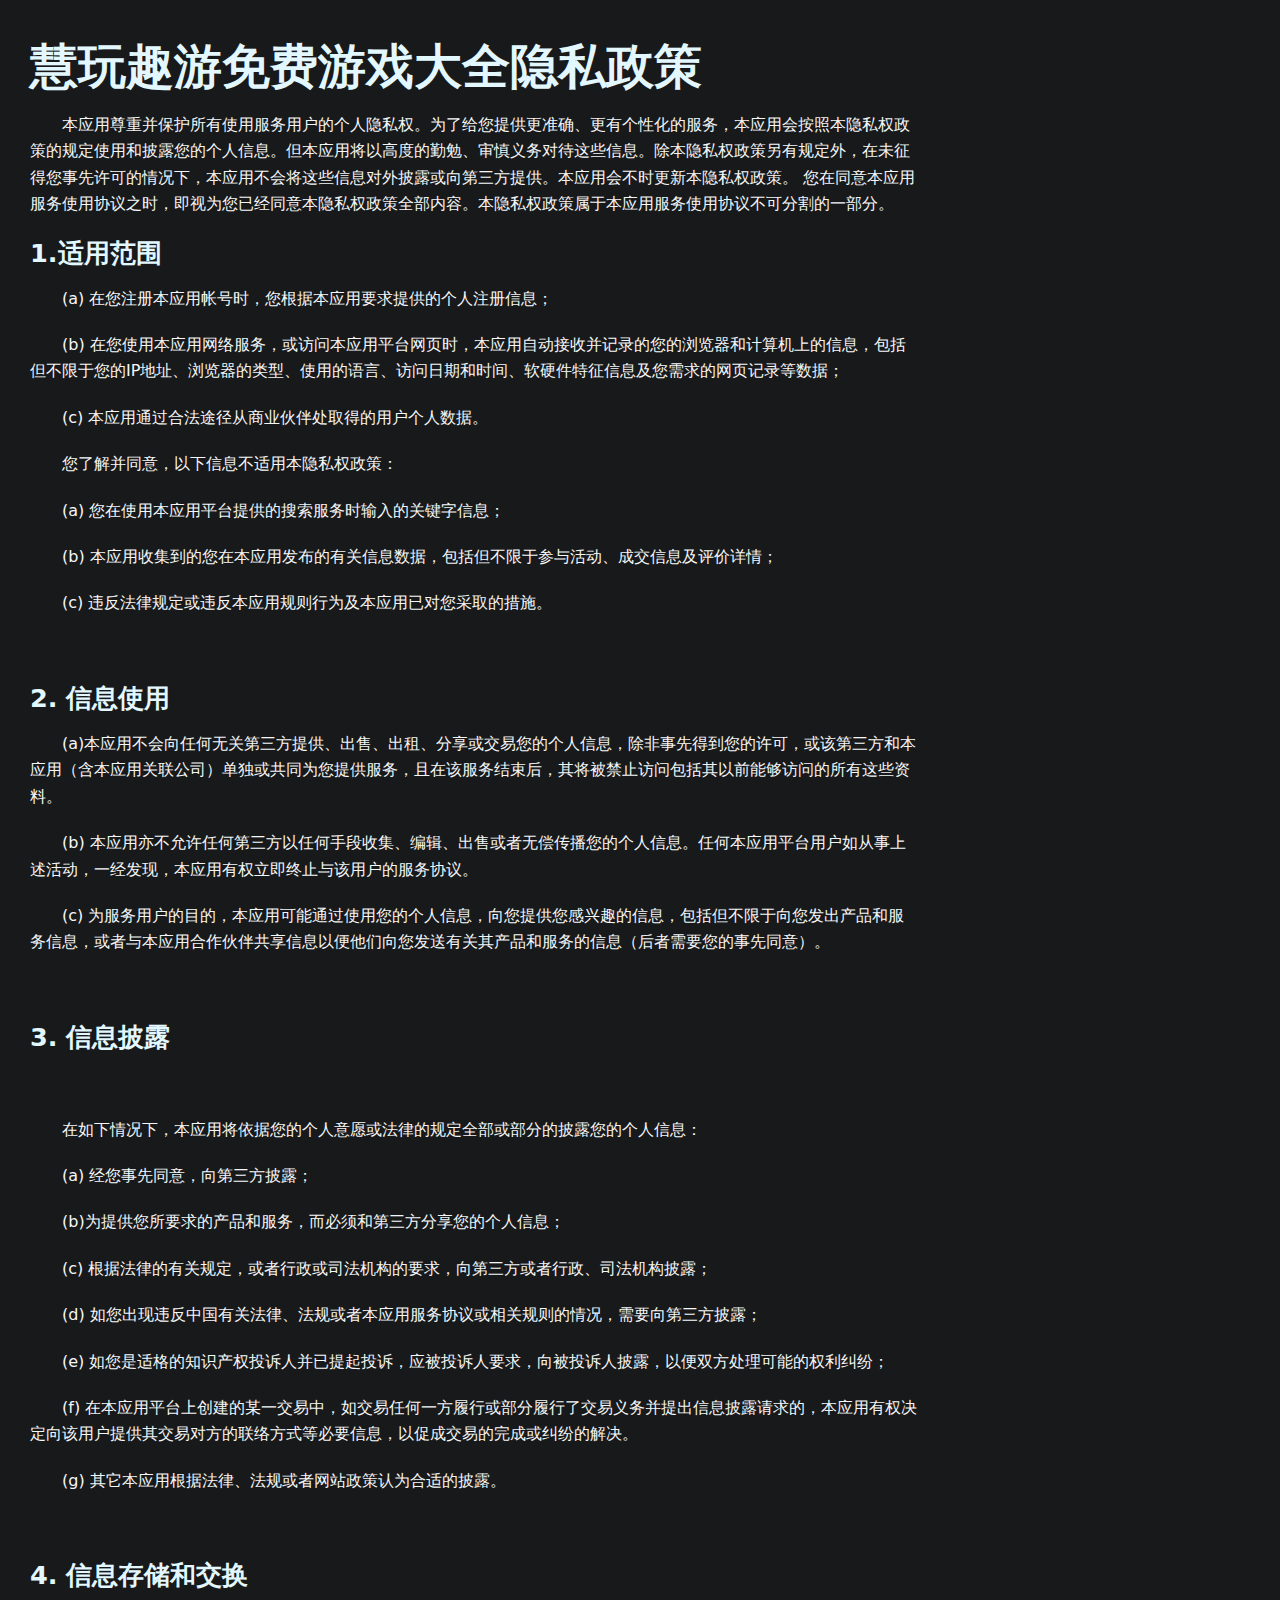
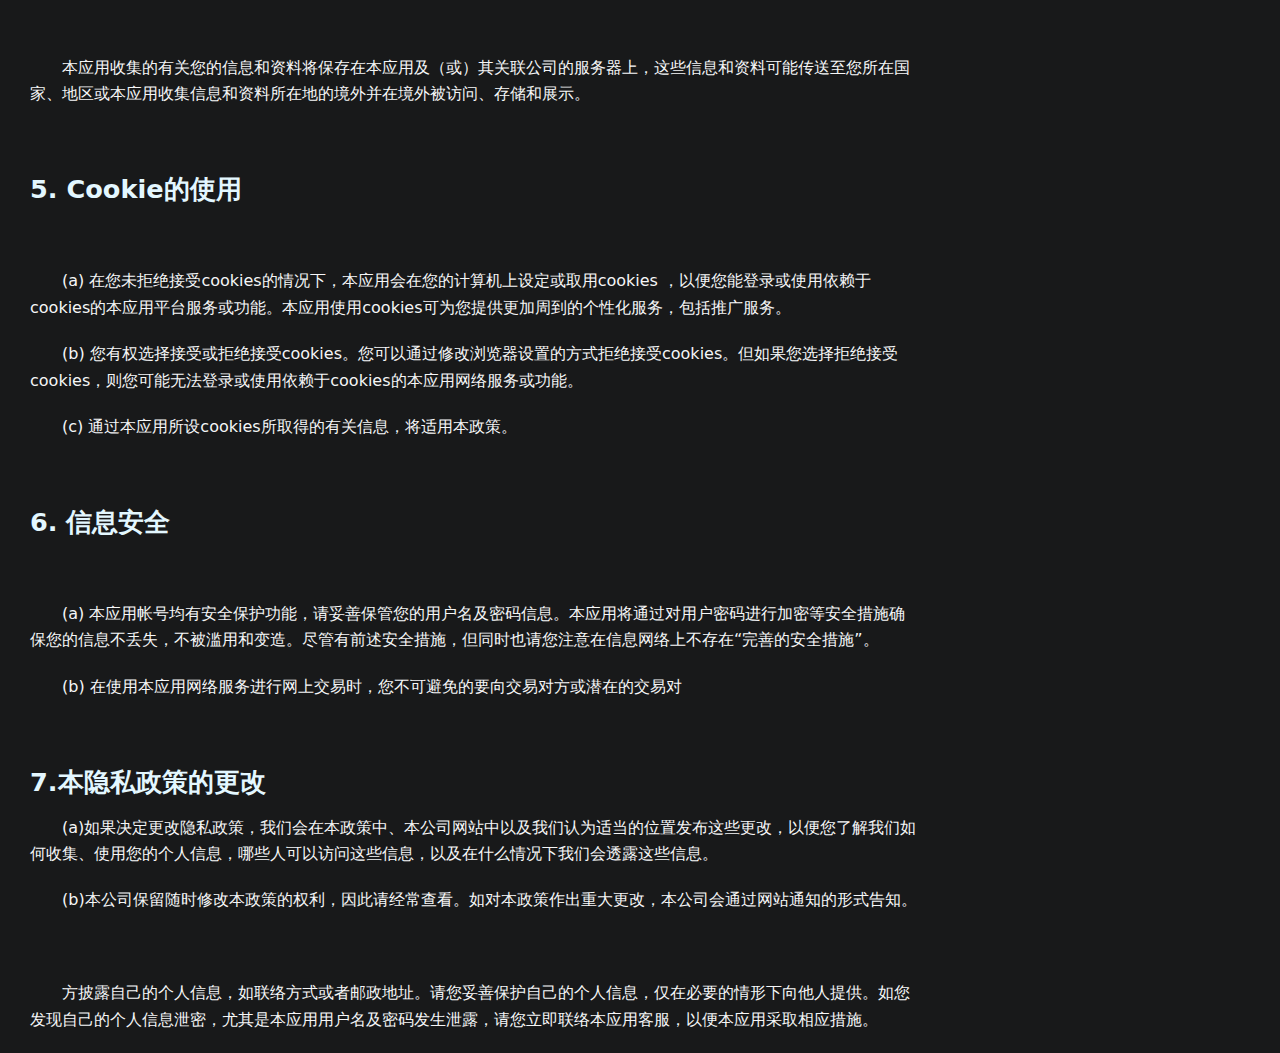
<file: index.html>
<!doctype html>
<html>

<head>
    <meta charset='UTF-8'>
    <meta name='viewport' content='width=device-width initial-scale=1'>

    <link href='https://fonts.googleapis.com/css2?family=Didact+Gothic&display=swap' rel='stylesheet' type='text/css' />
    <link href='https://fonts.googleapis.com/css2?family=Inconsolata:wght@500;577&display=swap' rel='stylesheet' type='text/css' />
    <link href='https://fonts.googleapis.com/css2?family=Josefin+Sans:ital,wght@0,100;0,200;0,300;0,400;0,500;0,600;0,700;1,100;1,200;1,300;1,400;1,500;1,600;1,700&display=swap' rel='stylesheet' type='text/css' />
    <style type='text/css'>
        html {
            overflow-x: initial !important;
        }
        
         :root {
            --bg-color: #ffffff;
            --text-color: #333333;
            --select-text-bg-color: #B5D6FC;
            --select-text-font-color: auto;
            --monospace: "Lucida Console", Consolas, "Courier", monospace;
            --title-bar-height: 20px;
        }
        
        .mac-os-11 {
            --title-bar-height: 28px;
        }
        
        html {
            font-size: 14px;
            background-color: var(--bg-color);
            color: var(--text-color);
            font-family: "Helvetica Neue", Helvetica, Arial, sans-serif;
            -webkit-font-smoothing: antialiased;
        }
        
        body {
            margin: 0 auto;
            padding: 0px;
            height: auto;
            inset: 0px;
            font-size: 1rem;
            line-height: 1.42857;
            overflow-x: hidden;
            background: inherit;
            tab-size: 4;
        }
        
        iframe {
            margin: auto;
        }
        
        a.url {
            word-break: break-all;
        }
        
        a:active,
        a:hover {
            outline: 0px;
        }
        
        .in-text-selection,
         ::selection {
            text-shadow: none;
            background: var(--select-text-bg-color);
            color: var(--select-text-font-color);
        }
        
        #write {
            margin: 0 auto;
            height: auto;
            width: inherit;
            word-break: normal;
            overflow-wrap: break-word;
            position: relative;
            white-space: normal;
            overflow-x: visible;
            padding-top: 36px;
        }
        
        #write.first-line-indent p {
            text-indent: 2em;
        }
        
        #write.first-line-indent li p,
        #write.first-line-indent p * {
            text-indent: 0px;
        }
        
        #write.first-line-indent li {
            margin-left: 2em;
        }
        
        .for-image #write {
            padding-left: 8px;
            padding-right: 8px;
        }
        
        body.typora-export {
            padding-left: 30px;
            padding-right: 30px;
        }
        
        .typora-export .footnote-line,
        .typora-export li,
        .typora-export p {
            white-space: pre-wrap;
        }
        
        .typora-export .task-list-item input {
            pointer-events: none;
        }
        
        @media screen and (max-width: 500px) {
            body.typora-export {
                padding-left: 0px;
                padding-right: 0px;
            }
            #write {
                padding-left: 20px;
                padding-right: 20px;
            }
            .CodeMirror-sizer {
                margin-left: 0px !important;
            }
            .CodeMirror-gutters {
                display: none !important;
            }
        }
        
        #write li>figure:last-child {
            margin-bottom: 0.5rem;
        }
        
        #write ol,
        #write ul {
            position: relative;
        }
        
        img {
            max-width: 100%;
            vertical-align: middle;
            image-orientation: from-image;
        }
        
        button,
        input,
        select,
        textarea {
            color: inherit;
            font: inherit;
        }
        
        input[type="checkbox"],
        input[type="radio"] {
            line-height: normal;
            padding: 0px;
        }
        
        *,
         ::after,
         ::before {
            box-sizing: border-box;
        }
        
        #write h1,
        #write h2,
        #write h3,
        #write h4,
        #write h5,
        #write h6,
        #write p,
        #write pre {
            width: inherit;
        }
        
        #write h1,
        #write h2,
        #write h3,
        #write h4,
        #write h5,
        #write h6,
        #write p {
            position: relative;
        }
        
        p {
            line-height: inherit;
        }
        
        h1,
        h2,
        h3,
        h4,
        h5,
        h6 {
            break-after: avoid-page;
            break-inside: avoid;
            orphans: 4;
        }
        
        p {
            orphans: 4;
        }
        
        h1 {
            font-size: 2rem;
        }
        
        h2 {
            font-size: 1.8rem;
        }
        
        h3 {
            font-size: 1.6rem;
        }
        
        h4 {
            font-size: 1.4rem;
        }
        
        h5 {
            font-size: 1.2rem;
        }
        
        h6 {
            font-size: 1rem;
        }
        
        .md-math-block,
        .md-rawblock,
        h1,
        h2,
        h3,
        h4,
        h5,
        h6,
        p {
            margin-top: 1rem;
            margin-bottom: 1rem;
        }
        
        .hidden {
            display: none;
        }
        
        .md-blockmeta {
            color: rgb(204, 204, 204);
            font-weight: 700;
            font-style: italic;
        }
        
        a {
            cursor: pointer;
        }
        
        sup.md-footnote {
            padding: 2px 4px;
            background-color: rgba(238, 238, 238, 0.7);
            color: rgb(85, 85, 85);
            border-radius: 4px;
            cursor: pointer;
        }
        
        sup.md-footnote a,
        sup.md-footnote a:hover {
            color: inherit;
            text-transform: inherit;
            text-decoration: inherit;
        }
        
        #write input[type="checkbox"] {
            cursor: pointer;
            width: inherit;
            height: inherit;
        }
        
        figure {
            overflow-x: auto;
            margin: 1.2em 0px;
            max-width: calc(100% + 16px);
            padding: 0px;
        }
        
        figure>table {
            margin: 0px;
        }
        
        tr {
            break-inside: avoid;
            break-after: auto;
        }
        
        thead {
            display: table-header-group;
        }
        
        table {
            border-collapse: collapse;
            border-spacing: 0px;
            width: 100%;
            overflow: auto;
            break-inside: auto;
            text-align: left;
        }
        
        table.md-table td {
            min-width: 32px;
        }
        
        .CodeMirror-gutters {
            border-right: 0px;
            background-color: inherit;
        }
        
        .CodeMirror-linenumber {
            user-select: none;
        }
        
        .CodeMirror {
            text-align: left;
        }
        
        .CodeMirror-placeholder {
            opacity: 0.3;
        }
        
        .CodeMirror pre {
            padding: 0px 4px;
        }
        
        .CodeMirror-lines {
            padding: 0px;
        }
        
        div.hr:focus {
            cursor: none;
        }
        
        #write pre {
            white-space: pre-wrap;
        }
        
        #write.fences-no-line-wrapping pre {
            white-space: pre;
        }
        
        #write pre.ty-contain-cm {
            white-space: normal;
        }
        
        .CodeMirror-gutters {
            margin-right: 4px;
        }
        
        .md-fences {
            font-size: 0.9rem;
            display: block;
            break-inside: avoid;
            text-align: left;
            overflow: visible;
            white-space: pre;
            background: inherit;
            position: relative !important;
        }
        
        .md-fences-adv-panel {
            width: 100%;
            margin-top: 10px;
            text-align: center;
            padding-top: 0px;
            padding-bottom: 8px;
            overflow-x: auto;
        }
        
        #write .md-fences.mock-cm {
            white-space: pre-wrap;
        }
        
        .md-fences.md-fences-with-lineno {
            padding-left: 0px;
        }
        
        #write.fences-no-line-wrapping .md-fences.mock-cm {
            white-space: pre;
            overflow-x: auto;
        }
        
        .md-fences.mock-cm.md-fences-with-lineno {
            padding-left: 8px;
        }
        
        .CodeMirror-line,
        twitterwidget {
            break-inside: avoid;
        }
        
        .footnotes {
            opacity: 0.8;
            font-size: 0.9rem;
            margin-top: 1em;
            margin-bottom: 1em;
        }
        
        .footnotes+.footnotes {
            margin-top: 0px;
        }
        
        .md-reset {
            margin: 0px;
            padding: 0px;
            border: 0px;
            outline: 0px;
            vertical-align: top;
            background: 0px 0px;
            text-decoration: none;
            text-shadow: none;
            float: none;
            position: static;
            width: auto;
            height: auto;
            white-space: nowrap;
            cursor: inherit;
            -webkit-tap-highlight-color: transparent;
            line-height: normal;
            font-weight: 400;
            text-align: left;
            box-sizing: content-box;
            direction: ltr;
        }
        
        li div {
            padding-top: 0px;
        }
        
        blockquote {
            margin: 1rem 0px;
        }
        
        li .mathjax-block,
        li p {
            margin: 0.5rem 0px;
        }
        
        li blockquote {
            margin: 1rem 0px;
        }
        
        li {
            margin: 0px;
            position: relative;
        }
        
        blockquote> :last-child {
            margin-bottom: 0px;
        }
        
        blockquote> :first-child,
        li> :first-child {
            margin-top: 0px;
        }
        
        .footnotes-area {
            color: rgb(136, 136, 136);
            margin-top: 0.714rem;
            padding-bottom: 0.143rem;
            white-space: normal;
        }
        
        #write .footnote-line {
            white-space: pre-wrap;
        }
        
        @media print {
            body,
            html {
                border: 1px solid transparent;
                height: 99%;
                break-after: avoid;
                break-before: avoid;
                font-variant-ligatures: no-common-ligatures;
            }
            #write {
                margin-top: 0px;
                padding-top: 0px;
                border-color: transparent !important;
            }
            .typora-export * {
                -webkit-print-color-adjust: exact;
            }
            .typora-export #write {
                break-after: avoid;
            }
            .typora-export #write::after {
                height: 0px;
            }
            .is-mac table {
                break-inside: avoid;
            }
            .typora-export-show-outline .typora-export-sidebar {
                display: none;
            }
        }
        
        .footnote-line {
            margin-top: 0.714em;
            font-size: 0.7em;
        }
        
        a img,
        img a {
            cursor: pointer;
        }
        
        pre.md-meta-block {
            font-size: 0.8rem;
            min-height: 0.8rem;
            white-space: pre-wrap;
            background: rgb(204, 204, 204);
            display: block;
            overflow-x: hidden;
        }
        
        p>.md-image:only-child:not(.md-img-error) img,
        p>img:only-child {
            display: block;
            margin: auto;
        }
        
        #write.first-line-indent p>.md-image:only-child:not(.md-img-error) img {
            left: -2em;
            position: relative;
        }
        
        p>.md-image:only-child {
            display: inline-block;
            width: 100%;
        }
        
        #write .MathJax_Display {
            margin: 0.8em 0px 0px;
        }
        
        .md-math-block {
            width: 100%;
        }
        
        .md-math-block:not(:empty)::after {
            display: none;
        }
        
        .MathJax_ref {
            fill: currentcolor;
        }
        
        [contenteditable="true"]:active,
        [contenteditable="true"]:focus,
        [contenteditable="false"]:active,
        [contenteditable="false"]:focus {
            outline: 0px;
            box-shadow: none;
        }
        
        .md-task-list-item {
            position: relative;
            list-style-type: none;
        }
        
        .task-list-item.md-task-list-item {
            padding-left: 0px;
        }
        
        .md-task-list-item>input {
            position: absolute;
            top: 0px;
            left: 0px;
            margin-left: -1.2em;
            margin-top: calc(1em - 10px);
            border: none;
        }
        
        .math {
            font-size: 1rem;
        }
        
        .md-toc {
            min-height: 3.58rem;
            position: relative;
            font-size: 0.9rem;
            border-radius: 10px;
        }
        
        .md-toc-content {
            position: relative;
            margin-left: 0px;
        }
        
        .md-toc-content::after,
        .md-toc::after {
            display: none;
        }
        
        .md-toc-item {
            display: block;
            color: rgb(65, 131, 196);
        }
        
        .md-toc-item a {
            text-decoration: none;
        }
        
        .md-toc-inner:hover {
            text-decoration: underline;
        }
        
        .md-toc-inner {
            display: inline-block;
            cursor: pointer;
        }
        
        .md-toc-h1 .md-toc-inner {
            margin-left: 0px;
            font-weight: 700;
        }
        
        .md-toc-h2 .md-toc-inner {
            margin-left: 2em;
        }
        
        .md-toc-h3 .md-toc-inner {
            margin-left: 4em;
        }
        
        .md-toc-h4 .md-toc-inner {
            margin-left: 6em;
        }
        
        .md-toc-h5 .md-toc-inner {
            margin-left: 8em;
        }
        
        .md-toc-h6 .md-toc-inner {
            margin-left: 10em;
        }
        
        @media screen and (max-width: 48em) {
            .md-toc-h3 .md-toc-inner {
                margin-left: 3.5em;
            }
            .md-toc-h4 .md-toc-inner {
                margin-left: 5em;
            }
            .md-toc-h5 .md-toc-inner {
                margin-left: 6.5em;
            }
            .md-toc-h6 .md-toc-inner {
                margin-left: 8em;
            }
        }
        
        a.md-toc-inner {
            font-size: inherit;
            font-style: inherit;
            font-weight: inherit;
            line-height: inherit;
        }
        
        .footnote-line a:not(.reversefootnote) {
            color: inherit;
        }
        
        .md-attr {
            display: none;
        }
        
        .md-fn-count::after {
            content: ".";
        }
        
        code,
        pre,
        samp,
        tt {
            font-family: var(--monospace);
        }
        
        kbd {
            margin: 0px 0.1em;
            padding: 0.1em 0.6em;
            font-size: 0.8em;
            color: rgb(36, 39, 41);
            background: rgb(255, 255, 255);
            border: 1px solid rgb(173, 179, 185);
            border-radius: 3px;
            box-shadow: rgba(12, 13, 14, 0.2) 0px 1px 0px, rgb(255, 255, 255) 0px 0px 0px 2px inset;
            white-space: nowrap;
            vertical-align: middle;
        }
        
        .md-comment {
            color: rgb(162, 127, 3);
            opacity: 0.8;
            font-family: var(--monospace);
        }
        
        code {
            text-align: left;
            vertical-align: initial;
        }
        
        a.md-print-anchor {
            white-space: pre !important;
            border-width: initial !important;
            border-style: none !important;
            border-color: initial !important;
            display: inline-block !important;
            position: absolute !important;
            width: 1px !important;
            right: 0px !important;
            outline: 0px !important;
            background: 0px 0px !important;
            text-decoration: initial !important;
            text-shadow: initial !important;
        }
        
        .os-windows.monocolor-emoji .md-emoji {
            font-family: "Segoe UI Symbol", sans-serif;
        }
        
        .md-diagram-panel>svg {
            max-width: 100%;
        }
        
        [lang="flow"] svg,
        [lang="mermaid"] svg {
            max-width: 100%;
            height: auto;
        }
        
        [lang="mermaid"] .node text {
            font-size: 1rem;
        }
        
        table tr th {
            border-bottom: 0px;
        }
        
        video {
            max-width: 100%;
            display: block;
            margin: 0px auto;
        }
        
        iframe {
            max-width: 100%;
            width: 100%;
            border: none;
        }
        
        .highlight td,
        .highlight tr {
            border: 0px;
        }
        
        mark {
            background: rgb(255, 255, 0);
            color: rgb(0, 0, 0);
        }
        
        .md-html-inline .md-plain,
        .md-html-inline strong,
        mark .md-inline-math,
        mark strong {
            color: inherit;
        }
        
        .md-expand mark .md-meta {
            opacity: 0.3 !important;
        }
        
        mark .md-meta {
            color: rgb(0, 0, 0);
        }
        
        @media print {
            .typora-export h1,
            .typora-export h2,
            .typora-export h3,
            .typora-export h4,
            .typora-export h5,
            .typora-export h6 {
                break-inside: avoid;
            }
        }
        
        .md-diagram-panel .messageText {
            stroke: none !important;
        }
        
        .md-diagram-panel .start-state {
            fill: var(--node-fill);
        }
        
        .md-diagram-panel .edgeLabel rect {
            opacity: 1 !important;
        }
        
        .md-fences.md-fences-math {
            font-size: 1em;
        }
        
        .md-fences-advanced:not(.md-focus) {
            padding: 0px;
            white-space: nowrap;
            border: 0px;
        }
        
        .md-fences-advanced:not(.md-focus) {
            background: inherit;
        }
        
        .typora-export-show-outline .typora-export-content {
            max-width: 1440px;
            margin: auto;
            display: flex;
            flex-direction: row;
        }
        
        .typora-export-sidebar {
            width: 300px;
            font-size: 0.8rem;
            margin-top: 80px;
            margin-right: 18px;
        }
        
        .typora-export-show-outline #write {
            --webkit-flex: 2;
            flex: 2 1 0%;
        }
        
        .typora-export-sidebar .outline-content {
            position: fixed;
            top: 0px;
            max-height: 100%;
            overflow: hidden auto;
            padding-bottom: 30px;
            padding-top: 60px;
            width: 300px;
        }
        
        @media screen and (max-width: 1024px) {
            .typora-export-sidebar,
            .typora-export-sidebar .outline-content {
                width: 240px;
            }
        }
        
        @media screen and (max-width: 800px) {
            .typora-export-sidebar {
                display: none;
            }
        }
        
        .outline-content li,
        .outline-content ul {
            margin-left: 0px;
            margin-right: 0px;
            padding-left: 0px;
            padding-right: 0px;
            list-style: none;
        }
        
        .outline-content ul {
            margin-top: 0px;
            margin-bottom: 0px;
        }
        
        .outline-content strong {
            font-weight: 400;
        }
        
        .outline-expander {
            width: 1rem;
            height: 1.42857rem;
            position: relative;
            display: table-cell;
            vertical-align: middle;
            cursor: pointer;
            padding-left: 4px;
        }
        
        .outline-expander::before {
            content: "";
            position: relative;
            font-family: Ionicons;
            display: inline-block;
            font-size: 8px;
            vertical-align: middle;
        }
        
        .outline-item {
            padding-top: 3px;
            padding-bottom: 3px;
            cursor: pointer;
        }
        
        .outline-expander:hover::before {
            content: "";
        }
        
        .outline-h1>.outline-item {
            padding-left: 0px;
        }
        
        .outline-h2>.outline-item {
            padding-left: 1em;
        }
        
        .outline-h3>.outline-item {
            padding-left: 2em;
        }
        
        .outline-h4>.outline-item {
            padding-left: 3em;
        }
        
        .outline-h5>.outline-item {
            padding-left: 4em;
        }
        
        .outline-h6>.outline-item {
            padding-left: 5em;
        }
        
        .outline-label {
            cursor: pointer;
            display: table-cell;
            vertical-align: middle;
            text-decoration: none;
            color: inherit;
        }
        
        .outline-label:hover {
            text-decoration: underline;
        }
        
        .outline-item:hover {
            border-color: rgb(245, 245, 245);
            background-color: var(--item-hover-bg-color);
        }
        
        .outline-item:hover {
            margin-left: -28px;
            margin-right: -28px;
            border-left: 28px solid transparent;
            border-right: 28px solid transparent;
        }
        
        .outline-item-single .outline-expander::before,
        .outline-item-single .outline-expander:hover::before {
            display: none;
        }
        
        .outline-item-open>.outline-item>.outline-expander::before {
            content: "";
        }
        
        .outline-children {
            display: none;
        }
        
        .info-panel-tab-wrapper {
            display: none;
        }
        
        .outline-item-open>.outline-children {
            display: block;
        }
        
        .typora-export .outline-item {
            padding-top: 1px;
            padding-bottom: 1px;
        }
        
        .typora-export .outline-item:hover {
            margin-right: -8px;
            border-right: 8px solid transparent;
        }
        
        .typora-export .outline-expander::before {
            content: "+";
            font-family: inherit;
            top: -1px;
        }
        
        .typora-export .outline-expander:hover::before,
        .typora-export .outline-item-open>.outline-item>.outline-expander::before {
            content: "−";
        }
        
        .typora-export-collapse-outline .outline-children {
            display: none;
        }
        
        .typora-export-collapse-outline .outline-item-open>.outline-children,
        .typora-export-no-collapse-outline .outline-children {
            display: block;
        }
        
        .typora-export-no-collapse-outline .outline-expander::before {
            content: "" !important;
        }
        
        .typora-export-show-outline .outline-item-active>.outline-item .outline-label {
            font-weight: 700;
        }
        
        .md-inline-math-container mjx-container {
            zoom: 0.95;
        }
        
        @import url('file:///C://Users//Administrator//AppData//Roaming//Typora/themes/https://fonts.googleapis.com/css2?family=Didact+Gothic&display=swap');
        @import url('https://fonts.googleapis.com/css2?family=Inconsolata:wght@500;577&display=swap');
        @import url('https://fonts.googleapis.com/css2?family=Josefin+Sans:ital,wght@0,100;0,200;0,300;0,400;0,500;0,600;0,700;1,100;1,200;1,300;1,400;1,500;1,600;1,700&display=swap');
         :root {
            /**
    * 系统变量
    */
            /*基础文字颜色*/
            --text-color: #f5f6f7;
            /*背景颜色*/
            --bg-color: #18191a;
            /*侧边栏宽度*/
            --sidebar-width: 300px;
            /*选择字体颜色*/
            --select-text-font-color: #000000;
            /*侧边栏颜色*/
            --side-bar-bg-color: var(--bg-color);
            /*代码块背景*/
            --code-block-bg-color: rgb(40, 42, 54);
            /*文件选中的背景*/
            --active-file-bg-color: #4b4b4b;
            /*latex背景*/
            --rawblock-edit-panel-bd: var(--code-block-bg-color);
            /**
    * 自定义变量
    */
            /*基础字体*/
            --as-font-family-base: system-ui, -apple-system, Segoe UI, Roboto, Ubuntu, Cantarell, Noto Sans, sans-serif, BlinkMacSystemFont, "Segoe UI", Helvetica, Arial, sans-serif, "Apple Color Emoji", "Segoe UI Emoji", "Segoe UI Symbol";
            /*等宽代码字体*/
            --as-font-family-monospace: SFMono-Regular, Menlo, Monaco, Consolas, "Liberation Mono", "Courier New", monospace;
            /*yaml块背景*/
            --as-meta-block-bg-color: hsla(0, 0%, 100%, 0.05);
            /*yaml块字体颜色*/
            --as-meta-block-font-color: #dadde1;
            /*行内代码颜色*/
            --as-inline-code-color: #ff6e6e;
            /*超链接颜色*/
            --as-link-color: #00aeff;
            /*标题颜色*/
            --as-title-color: #e3f7ff;
            /*右键菜单背景颜色*/
            --as-dropdown-menu: #242526;
            /*偏好设置背景颜色*/
            --as-nav-group-item-bg-color: #4b4b4b;
            /*引用边栏颜色*/
            --as-blockquote-border-color: #606770;
            /*引用字体颜色*/
            --as-blockquote-font-color: #ebedf0;
        }
        
        html,
        body,
        #write {
            background: var(--bg-color);
            font: 100%/1.65 var(--as-font-family-base);
            max-width: 950px;
        }
        /*标题*/
        
        #write h1,
        #write h2,
        #write h3,
        #write h4,
        #write h5,
        #write h6 {
            color: var(--as-title-color);
            font-family: var(--as-font-family-base);
            font-weight: 700;
            line-height: 1.25;
            margin: 0 0 1rem 0;
        }
        
        #write h1 {
            font-size: 3rem;
        }
        
        #write h2 {
            font-size: 1.6rem;
        }
        
        #write h3 {
            font-size: 1.2rem;
        }
        
        #write h4 {
            font-size: 1rem;
        }
        
        #write h5 {
            font-size: 0.85rem;
        }
        
        #write h6 {
            font-size: 0.8rem;
        }
        
        #write .md-heading:before {
            color: var(--as-link-color);
        }
        /*表格*/
        
        #write table:not(.md-grid-board) {
            background-color: var(--code-block-bg-color);
            margin: 20px 0;
            border-collapse: separate;
            border-radius: 5px;
        }
        
        #write table:not(.md-grid-board) td {
            padding: 12px 24px;
            /*border-left: 1px dashed var(--text-color);*/
            /*border-bottom: 1px dashed var(--text-color);*/
        }
        
        #write table:not(.md-grid-board) th {
            padding: 12px 24px;
            /*border-left: 1px solid var(--text-color);*/
            /*border-bottom: 1px solid var(--text-color);*/
        }
        
        #write table tbody tr:nth-child(2n-1) {
            background-color: var(--as-meta-block-bg-color);
        }
        
        #write table:not(.md-grid-board) td:hover,
        #write table:not(.md-grid-board) th:hover {
            background-color: rgba(140, 140, 140, .2);
        }
        
        #write table:not(.md-grid-board) tr td:first-child,
        #write table:not(.md-grid-board) tr th:first-child {
            border-left: 0;
        }
        
        #write table:not(.md-grid-board) tr:last-child td {
            border-bottom: 0;
        }
        
        #write table:not(.md-grid-board) tr:first-child th:first-child {
            border-top-left-radius: 5px;
        }
        
        #write table:not(.md-grid-board) tr:first-child th:last-child {
            border-top-right-radius: 5px;
        }
        
        #write table:not(.md-grid-board) tr:last-child td:first-child {
            border-bottom-left-radius: 5px;
        }
        
        #write table:not(.md-grid-board) tr:last-child td:last-child {
            border-bottom-right-radius: 5px;
        }
        /*表格更多菜单, 其它的右键菜单*/
        
        .dropdown-menu:not(.megamenu-menu-list) {
            border-radius: 5px;
            /*border: 1px solid var(--text-color);*/
            background: var(--as-dropdown-menu);
        }
        /*表格编辑栏*/
        
        #write .ty-table-edit {
            background: var(--code-block-bg-color);
            border-radius: 5px;
        }
        
        #write .popover {
            background: var(--code-block-bg-color);
        }
        
        #write .arrow::after {
            border-bottom-color: var(--as-meta-block-bg-color) !important;
        }
        
        #write .popover-title {
            padding: 0;
        }
        
        #md-resize-grid {
            display: block !important;
            margin-left: 40px !important;
        }
        /*段落*/
        
        #write>p,
        #write>pre,
        #write>ul {
            margin-bottom: 1.25rem;
        }
        /*mark 高亮*/
        
        mark {
            background: var(--as-inline-code-color) !important;
            border-radius: 4px !important;
            padding: 1px 4px;
            font-weight: 700;
        }
        /*行内代码*/
        
        #write :not(pre)>code {
            color: var(--as-inline-code-color);
            padding: 0 4px;
        }
        
        #write code {
            background-color: var(--code-block-bg-color);
            border: .1rem solid rgba(0, 0, 0, .1);
            border-radius: 0.4rem;
            font-family: var(--as-font-family-monospace);
            font-size: 0.95rem;
            padding: 0.1rem;
        }
        /*Latex*/
        
        .md-hover-tip .md-arrow:after {
            background: var(--code-block-bg-color);
        }
        
        .md-hover-tip .code-tooltip-content {
            background: var(--code-block-bg-color);
        }
        /*角标*/
        
        sup.md-footnote {
            background: transparent;
            color: var(--as-link-color);
        }
        /*目录*/
        
        .md-toc {
            font-size: 0.95rem;
        }
        /*Mac 的内容*/
        
        #toc-dropmenu.open {
            background: var(--code-block-bg-color);
        }
        /*引用*/
        
        blockquote {
            border: 0 solid var(--as-blockquote-border-color);
            border-left: 2px solid var(--as-blockquote-border-color);
            color: var(--as-blockquote-font-color);
            padding: 0 1rem;
        }
        /*checkbox*/
        
        input {
            /*position: relative !important;*/
            -webkit-appearance: none;
            -moz-appearance: none;
            appearance: none;
            margin: 8px;
            box-sizing: content-box;
            overflow: hidden;
        }
        
        input:before {
            content: '';
            display: block;
            box-sizing: content-box;
            width: 16px;
            height: 16px;
            border: 2px solid var(--as-title-color);
            transition: 0.2s border-color ease;
        }
        
        input:checked:before {
            border-color: var(--as-link-color);
            transition: 0.5s border-color ease;
        }
        
        input:disabled:before {
            border-color: #ccc;
            background-color: #ccc;
        }
        
        input:after {
            content: '';
            display: block;
            position: absolute;
            box-sizing: content-box;
            top: 50%;
            left: 50%;
            transform-origin: 50% 50%;
            background-color: var(--as-link-color);
            width: 16px;
            height: 16px;
            border-radius: 100vh;
            transform: translate(-50%, -50%) scale(0);
        }
        
        input[type="checkbox"]:before {
            border-radius: 4px;
        }
        
        input[type="checkbox"]+* {
            margin-left: 10px;
        }
        
        input[type="checkbox"]:after {
            width: 9px;
            height: 16px;
            border-radius: 0;
            transform: translate(-50%, -85%) scale(0) rotate(45deg);
            background-color: transparent;
            box-shadow: 4px 4px 0 0 var(--as-link-color);
        }
        
        input[type="checkbox"]:checked:after {
            -webkit-animation: toggleOnCheckbox 0.2s ease forwards;
            animation: toggleOnCheckbox 0.2s ease forwards;
        }
        
        input[type="radio"]:before {
            border-radius: 100vh;
        }
        
        input[type="radio"]:after {
            width: 16px;
            height: 16px;
            border-radius: 100vh;
            transform: translate(-50%, -50%) scale(0);
        }
        
        input[type="radio"]:checked:after {
            -webkit-animation: toggleOnRadio 0.2s ease forwards;
            animation: toggleOnRadio 0.2s ease forwards;
        }
        
        @-webkit-keyframes toggleOnCheckbox {
            0% {
                opacity: 0;
                transform: translate(-50%, -85%) scale(0) rotate(45deg);
            }
            70% {
                opacity: 1;
                transform: translate(-50%, -85%) scale(0.9) rotate(45deg);
            }
            100% {
                transform: translate(-50%, -85%) scale(0.8) rotate(45deg);
            }
        }
        
        @keyframes toggleOnCheckbox {
            0% {
                opacity: 0;
                transform: translate(-50%, -85%) scale(0) rotate(45deg);
            }
            70% {
                opacity: 1;
                transform: translate(-50%, -85%) scale(0.9) rotate(45deg);
            }
            100% {
                transform: translate(-50%, -85%) scale(0.8) rotate(45deg);
            }
        }
        
        @-webkit-keyframes toggleOnRadio {
            0% {
                opacity: 0;
                transform: translate(-50%, -50%) scale(0);
            }
            70% {
                opacity: 1;
                transform: translate(-50%, -50%) scale(0.9);
            }
            100% {
                transform: translate(-50%, -50%) scale(0.8);
            }
        }
        
        @keyframes toggleOnRadio {
            0% {
                opacity: 0;
                transform: translate(-50%, -50%) scale(0);
            }
            70% {
                opacity: 1;
                transform: translate(-50%, -50%) scale(0.9);
            }
            100% {
                transform: translate(-50%, -50%) scale(0.8);
            }
        }
        /*链接*/
        
        a {
            font-weight: 700;
            color: var(--as-link-color);
            text-decoration: none;
        }
        
        a:hover {
            color: var(--as-link-color);
            text-decoration: underline;
        }
        
        pre {
            font-family: var(--as-font-family-monospace);
            border-radius: 0.4rem;
            font-size: 0.95rem !important;
            padding: 1rem;
        }
        /*yaml标签*/
        
        .md-meta-block {
            background: var(--as-meta-block-bg-color) !important;
            color: var(--as-meta-block-font-color);
            margin: 1rem 0;
            overflow: auto;
        }
        /*悬浮窗*/
        
        .modal-content {
            background: var(--code-block-bg-color);
        }
        /*提示窗*/
        
        #md-notification {
            background: var(--as-blockquote-border-color);
        }
        /*侧边栏列表*/
        
        #file-library-search-input {
            background: transparent;
        }
        
        .pin-outline #outline-content .outline-active strong,
        .pin-outline .outline-active {
            color: var(--as-link-color);
        }
        
        #typora-sidebar,
        #switch-file-list-btn {
            background: var(--code-block-bg-color);
        }
        
        .info-panel-tab-title:hover {
            background-color: var(--as-meta-block-bg-color);
        }
        
        .active-tab-files #info-panel-tab-file .info-panel-tab-border,
        .active-tab-outline #info-panel-tab-outline .info-panel-tab-border {
            background: var(--as-link-color);
        }
        /*退出源码模式*/
        
        .typora-sourceview-on #toggle-sourceview-btn {
            background: transparent;
        }
        /*.fa-caret-right:before {*/
        /*    background: url('data:image/svg+xml;utf8,<svg xmlns="http://www.w3.org/2000/svg" width="16px" height="16px" viewBox="0 0 24 24"><path fill="rgba(0,0,0,0.5)" d="M7.41 15.41L12 10.83l4.59 4.58L18 14l-6-6-6 6z"></path></svg>') 50% / 2rem 2rem;*/
        /*    content: " ";*/
        /*    filter: invert(100%) sepia(94%) saturate(17%) hue-rotate(223deg) brightness(104%) contrast(98%);;*/
        /*    height: 1.25rem;*/
        /*    min-width: 1.25rem;*/
        /*    transform: rotate(180deg);*/
        /*    transition: transform 200ms linear;*/
        /*}*/
        /**
* 菜单页面
*/
        /*菜单右侧背景*/
        
        .megamenu-opened header {
            background: var(--bg-color);
        }
        
        .megamenu-content {
            background: var(--bg-color);
        }
        /*最近使用文件单数列表项*/
        
        .open>.dropdown-menu {
            background: var(--code-block-bg-color);
        }
        
        #recent-file-panel-action-btn-container {
            margin-top: 10px;
        }
        
        #recent-file-panel-action-btn {
            background: transparent;
        }
        
        .megamenu-menu-panel .btn:hover {
            color: var(--as-inline-code-color);
        }
        
        #recent-file-panel tbody tr:nth-child(2n-1) {
            background-color: var(--code-block-bg-color);
        }
        /*偏好设置*/
        
        .nav-group-item.active {
            background: var(--as-nav-group-item-bg-color) !important;
        }
        /*代码块*/
        
        .md-fences {
            background-color: var(--code-block-bg-color);
        }
        
        .md-fences:hover::after {
            content: attr(lang);
            transition-duration: 200ms;
            color: var(--text-color);
            font-size: .8rem;
            font-style: italic;
            position: absolute;
            top: 10px;
            right: 15px;
            z-index: 5;
        }
        
        .CodeMirror div.CodeMirror-cursor {
            border-left: 1px solid var(--text-color) !important;
        }
        
        .cm-s-inner .CodeMirror-gutters {
            color: #404b53;
            background-color: transparent;
            border: none
        }
        
        .cm-s-inner .CodeMirror-cursor {
            border-left: solid thin #f8f8f0
        }
        
        .cm-s-inner .CodeMirror-linenumber {
            color: #6d8a88
        }
        
        .cm-s-inner.CodeMirror-focused div.CodeMirror-selected {
            background: rgba(255, 255, 255, .1)
        }
        
        .cm-s-inner .CodeMirror-line::selection,
        .cm-s-inner .CodeMirror-line>span::selection,
        .cm-s-inner .CodeMirror-line>span>span::selection {
            background: rgba(255, 255, 255, .1)
        }
        
        .cm-s-inner .CodeMirror-line::-moz-selection,
        .cm-s-inner .CodeMirror-line>span::-moz-selection,
        .cm-s-inner .CodeMirror-line>span>span::-moz-selection {
            background: rgba(255, 255, 255, .1)
        }
        
        .cm-s-inner span.cm-comment {
            color: #41535b
        }
        
        .cm-s-inner span.cm-string,
        .cm-s-inner span.cm-string-2 {
            color: #55b5db
        }
        
        .cm-s-inner span.cm-number {
            color: #cd3f45
        }
        
        .cm-s-inner span.cm-variable {
            color: #55b5db
        }
        
        .cm-s-inner span.cm-variable-2 {
            color: #a074c4
        }
        
        .cm-s-inner span.cm-def {
            color: #55b5db
        }
        
        .cm-s-inner span.cm-keyword {
            color: #ff79c6
        }
        
        .cm-s-inner span.cm-operator {
            color: #9fca56
        }
        
        .cm-s-inner span.cm-keyword {
            color: #e6cd69
        }
        
        .cm-s-inner span.cm-atom {
            color: #cd3f45
        }
        
        .cm-s-inner span.cm-meta {
            color: #55b5db
        }
        
        .cm-s-inner span.cm-tag {
            color: #55b5db
        }
        
        .cm-s-inner span.cm-attribute {
            color: #9fca56
        }
        
        .cm-s-inner span.cm-qualifier {
            color: #9fca56
        }
        
        .cm-s-inner span.cm-property {
            color: #a074c4
        }
        
        .cm-s-inner span.cm-type,
        .cm-s-inner span.cm-variable-3 {
            color: #9fca56
        }
        
        .cm-s-inner span.cm-builtin {
            color: #9fca56
        }
    </style>
    <title>yszc</title>
</head>

<body class='typora-export os-windows'>
    <div class='typora-export-content'>
        <div id='write' class=' first-line-indent'>
            <h1 id='慧玩趣游免费游戏大全隐私政策'><span>慧玩趣游免费游戏大全隐私政策</span></h1>
            <p><span>本应用尊重并保护所有使用服务用户的个人隐私权。为了给您提供更准确、更有个性化的服务，本应用会按照本隐私权政策的规定使用和披露您的个人信息。但本应用将以高度的勤勉、审慎义务对待这些信息。除本隐私权政策另有规定外，在未征得您事先许可的情况下，本应用不会将这些信息对外披露或向第三方提供。本应用会不时更新本隐私权政策。 您在同意本应用服务使用协议之时，即视为您已经同意本隐私权政策全部内容。本隐私权政策属于本应用服务使用协议不可分割的一部分。</span></p>
            <h2 id='1适用范围'><span>1.适用范围</span></h2>
            <p><span>(a) 在您注册本应用帐号时，您根据本应用要求提供的个人注册信息；</span></p>
            <p><span>(b) 在您使用本应用网络服务，或访问本应用平台网页时，本应用自动接收并记录的您的浏览器和计算机上的信息，包括但不限于您的IP地址、浏览器的类型、使用的语言、访问日期和时间、软硬件特征信息及您需求的网页记录等数据；</span></p>
            <p><span>(c) 本应用通过合法途径从商业伙伴处取得的用户个人数据。</span></p>
            <p><span>您了解并同意，以下信息不适用本隐私权政策：</span></p>
            <p><span>(a) 您在使用本应用平台提供的搜索服务时输入的关键字信息；</span></p>
            <p><span>(b) 本应用收集到的您在本应用发布的有关信息数据，包括但不限于参与活动、成交信息及评价详情；</span></p>
            <p><span>(c) 违反法律规定或违反本应用规则行为及本应用已对您采取的措施。</span></p>
            <p>&nbsp;</p>
            <h2 id='2-信息使用'><span>2. 信息使用</span></h2>
            <p><span>(a)本应用不会向任何无关第三方提供、出售、出租、分享或交易您的个人信息，除非事先得到您的许可，或该第三方和本应用（含本应用关联公司）单独或共同为您提供服务，且在该服务结束后，其将被禁止访问包括其以前能够访问的所有这些资料。</span></p>
            <p><span>(b) 本应用亦不允许任何第三方以任何手段收集、编辑、出售或者无偿传播您的个人信息。任何本应用平台用户如从事上述活动，一经发现，本应用有权立即终止与该用户的服务协议。</span></p>
            <p><span>(c) 为服务用户的目的，本应用可能通过使用您的个人信息，向您提供您感兴趣的信息，包括但不限于向您发出产品和服务信息，或者与本应用合作伙伴共享信息以便他们向您发送有关其产品和服务的信息（后者需要您的事先同意）。</span></p>
            <p>&nbsp;</p>
            <h2 id='3-信息披露'><span>3. 信息披露</span></h2>
            <p>&nbsp;</p>
            <p><span>在如下情况下，本应用将依据您的个人意愿或法律的规定全部或部分的披露您的个人信息：</span></p>
            <p><span>(a) 经您事先同意，向第三方披露；</span></p>
            <p><span>(b)为提供您所要求的产品和服务，而必须和第三方分享您的个人信息；</span></p>
            <p><span>(c) 根据法律的有关规定，或者行政或司法机构的要求，向第三方或者行政、司法机构披露；</span></p>
            <p><span>(d) 如您出现违反中国有关法律、法规或者本应用服务协议或相关规则的情况，需要向第三方披露；</span></p>
            <p><span>(e) 如您是适格的知识产权投诉人并已提起投诉，应被投诉人要求，向被投诉人披露，以便双方处理可能的权利纠纷；</span></p>
            <p><span>(f) 在本应用平台上创建的某一交易中，如交易任何一方履行或部分履行了交易义务并提出信息披露请求的，本应用有权决定向该用户提供其交易对方的联络方式等必要信息，以促成交易的完成或纠纷的解决。</span></p>
            <p><span>(g) 其它本应用根据法律、法规或者网站政策认为合适的披露。</span></p>
            <p>&nbsp;</p>
            <h2 id='4-信息存储和交换'><span>4. 信息存储和交换</span></h2>
            <p>&nbsp;</p>
            <p><span>本应用收集的有关您的信息和资料将保存在本应用及（或）其关联公司的服务器上，这些信息和资料可能传送至您所在国家、地区或本应用收集信息和资料所在地的境外并在境外被访问、存储和展示。</span></p>
            <p>&nbsp;</p>
            <h2 id='5-cookie的使用'><span>5. Cookie的使用</span></h2>
            <p>&nbsp;</p>
            <p><span>(a) 在您未拒绝接受cookies的情况下，本应用会在您的计算机上设定或取用cookies ，以便您能登录或使用依赖于cookies的本应用平台服务或功能。本应用使用cookies可为您提供更加周到的个性化服务，包括推广服务。</span></p>
            <p><span>(b) 您有权选择接受或拒绝接受cookies。您可以通过修改浏览器设置的方式拒绝接受cookies。但如果您选择拒绝接受cookies，则您可能无法登录或使用依赖于cookies的本应用网络服务或功能。</span></p>
            <p><span>(c) 通过本应用所设cookies所取得的有关信息，将适用本政策。</span></p>
            <p>&nbsp;</p>
            <h2 id='6-信息安全'><span>6. 信息安全</span></h2>
            <p>&nbsp;</p>
            <p><span>(a) 本应用帐号均有安全保护功能，请妥善保管您的用户名及密码信息。本应用将通过对用户密码进行加密等安全措施确保您的信息不丢失，不被滥用和变造。尽管有前述安全措施，但同时也请您注意在信息网络上不存在“完善的安全措施”。</span></p>
            <p><span>(b) 在使用本应用网络服务进行网上交易时，您不可避免的要向交易对方或潜在的交易对</span></p>
            <p>&nbsp;</p>
            <h2 id='7本隐私政策的更改'><span>7.本隐私政策的更改</span></h2>
            <p><span>(a)如果决定更改隐私政策，我们会在本政策中、本公司网站中以及我们认为适当的位置发布这些更改，以便您了解我们如何收集、使用您的个人信息，哪些人可以访问这些信息，以及在什么情况下我们会透露这些信息。</span></p>
            <p><span>(b)本公司保留随时修改本政策的权利，因此请经常查看。如对本政策作出重大更改，本公司会通过网站通知的形式告知。</span></p>
            <p>&nbsp;</p>
            <p><span>方披露自己的个人信息，如联络方式或者邮政地址。请您妥善保护自己的个人信息，仅在必要的情形下向他人提供。如您发现自己的个人信息泄密，尤其是本应用用户名及密码发生泄露，请您立即联络本应用客服，以便本应用采取相应措施。</span></p>
        </div>
    </div>
</body>

</html>
</file>
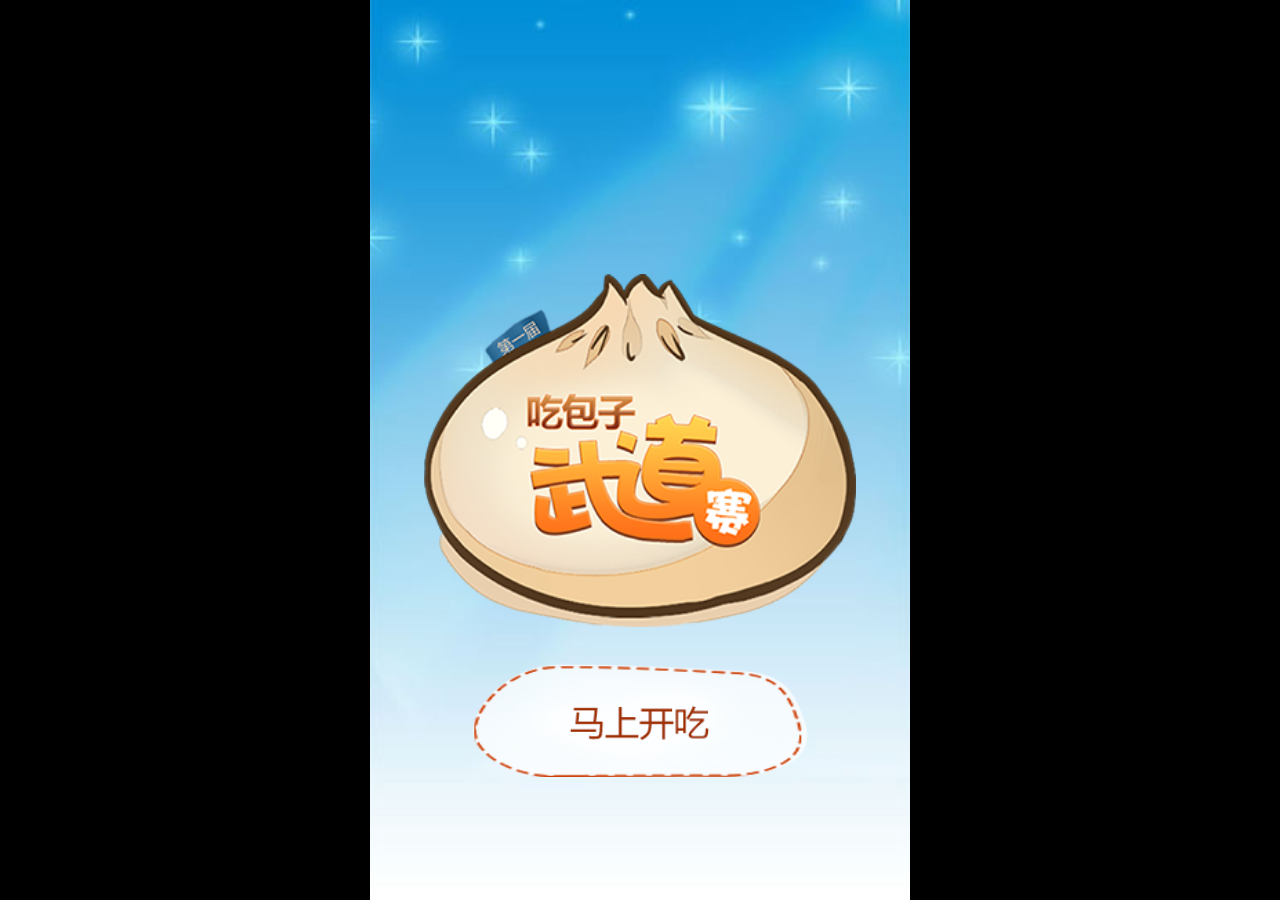
<file: hwqy/games/baozi/index.html>
﻿<!DOCTYPE html>
<html>

<head>
    <meta charset="utf-8">
    <title>《吃包子大赛》</title>
    <meta name="format-detection" content="telephone=no" />
    <meta name="format-detection" content="address=no" />
    <meta name="viewport" id="viewport" content="target-densitydpi=device-dpi,width=device-width,initial-scale=1,maximum-scale=1,user-scalable=no">
    <meta name="author" content="cgi.beijing" />
    <link href="./cgi.waiting.css.html" rel="stylesheet" type="text/css">
    <link href="css/main.css" rel="stylesheet" type="text/css">
</head>

<body>

    <!--此处可分值和等级名称-->
    <!--游戏细节及关注链接在js/page.js 中修改---微资源源码为您注解，请关注我们的微信平台：微资源源码（微信号:blue-yuanma）-->


    <div id="loading">15%</div>
    <div id="container"></div>
    <script src="js/ping_tcss_ied.js"></script>
    <script type="text/javascript">
        if (typeof(pgvMain) == "function") {
            pgvMain()
        };
    </script>
    <script src="js/jquery.js"></script>
    <script src="js/jquery.preload.min.js"></script>
    <script src="js/resize.js"></script>
    <script src="js/page.js"></script>
    <script>
        $(function() {
            $("#loading").css("line-height", $(window).innerHeight() + "px");
            $("#loading").css("opacity", 0.6);
            init();
            preloadImg()
        });
        var items = [];

        function init() {
            items.push({
                name: "c1",
                rect: {
                    t: 0,
                    l: 0,
                    w: 0,
                    h: 0
                },
                img: "c1.jpg"
            });
            items.push({
                name: "c2",
                rect: {
                    t: 0,
                    l: 0,
                    w: 0,
                    h: 0
                },
                img: "c2.png"
            });
            items.push({
                name: "c3",
                rect: {
                    t: 0,
                    l: 0,
                    w: 0,
                    h: 0
                },
                img: "c3.png"
            });
            items.push({
                name: "c4",
                rect: {
                    t: 0,
                    l: 0,
                    w: 0,
                    h: 0
                },
                img: "c4.png"
            });
            items.push({
                name: "c5",
                rect: {
                    t: 0,
                    l: 0,
                    w: 0,
                    h: 0
                },
                img: "c5.png"
            });
            items.push({
                name: "c6",
                rect: {
                    t: 0,
                    l: 0,
                    w: 0,
                    h: 0
                },
                img: "c6.png"
            });
            items.push({
                name: "c7",
                rect: {
                    t: 0,
                    l: 0,
                    w: 0,
                    h: 0
                },
                img: "c7.png"
            });
            items.push({
                name: "c8",
                rect: {
                    t: 0,
                    l: 0,
                    w: 0,
                    h: 0
                },
                img: "c8.png"
            });
            items.push({
                name: "c9",
                rect: {
                    t: 0,
                    l: 0,
                    w: 0,
                    h: 0
                },
                img: "c9.png"
            });
            items.push({
                name: "c10",
                rect: {
                    t: 0,
                    l: 0,
                    w: 0,
                    h: 0
                },
                img: "c10.png"
            });
            items.push({
                name: "c11",
                rect: {
                    t: 0,
                    l: 0,
                    w: 0,
                    h: 0
                },
                img: "c11.png"
            });
            items.push({
                name: "c12",
                rect: {
                    t: 0,
                    l: 0,
                    w: 0,
                    h: 0
                },
                img: "c12.png"
            });
            items.push({
                name: "c13",
                rect: {
                    t: 0,
                    l: 0,
                    w: 0,
                    h: 0
                },
                img: "c13.png"
            });
            items.push({
                name: "c14",
                rect: {
                    t: 0,
                    l: 0,
                    w: 0,
                    h: 0
                },
                img: "c14.png"
            });
            items.push({
                name: "c15",
                rect: {
                    t: 0,
                    l: 0,
                    w: 0,
                    h: 0
                },
                img: ""
            });
            items.push({
                name: "c16",
                rect: {
                    t: 0,
                    l: 0,
                    w: 0,
                    h: 0
                },
                img: "c16.png"
            });
            items.push({
                name: "c17",
                rect: {
                    t: 0,
                    l: 0,
                    w: 0,
                    h: 0
                },
                img: "c17.png"
            });
            items.push({
                name: "c18",
                rect: {
                    t: 0,
                    l: 0,
                    w: 0,
                    h: 0
                },
                img: "c18.png"
            });
            items.push({
                name: "c19",
                rect: {
                    t: 0,
                    l: 0,
                    w: 0,
                    h: 0
                },
                img: "c19.png"
            });
            items.push({
                name: "c20",
                rect: {
                    t: 0,
                    l: 0,
                    w: 0,
                    h: 0
                },
                img: "c20.png"
            });
            items.push({
                name: "c21",
                rect: {
                    t: 0,
                    l: 0,
                    w: 0,
                    h: 0
                },
                img: "c21.png"
            });
            items.push({
                name: "c22",
                rect: {
                    t: 0,
                    l: 0,
                    w: 0,
                    h: 0
                },
                img: "c22.png"
            });
            items.push({
                name: "c23",
                rect: {
                    t: 0,
                    l: 0,
                    w: 0,
                    h: 0
                },
                img: "c23.png"
            });
            items.push({
                name: "c24",
                rect: {
                    t: 0,
                    l: 0,
                    w: 0,
                    h: 0
                },
                img: "c24.png"
            });
            items.push({
                name: "c25",
                rect: {
                    t: 0,
                    l: 0,
                    w: 0,
                    h: 0
                },
                img: "c25.png"
            });
            items.push({
                name: "c26",
                rect: {
                    t: 0,
                    l: 0,
                    w: 0,
                    h: 0
                },
                img: "c26.png"
            });
            items.push({
                name: "c27",
                rect: {
                    t: 0,
                    l: 0,
                    w: 0,
                    h: 0
                },
                img: "c27.png"
            });
            items.push({
                name: "c28",
                rect: {
                    t: 0,
                    l: 0,
                    w: 0,
                    h: 0
                },
                img: "c28.png"
            });
            items.push({
                name: "c29",
                rect: {
                    t: 0,
                    l: 0,
                    w: 0,
                    h: 0
                },
                img: "c29.png"
            });
            items.push({
                name: "c30",
                rect: {
                    t: 0,
                    l: 0,
                    w: 0,
                    h: 0
                },
                img: "c30.png"
            });
            items.push({
                name: "c31",
                rect: {
                    t: 0,
                    l: 0,
                    w: 0,
                    h: 0
                },
                img: "c31.png"
            });
            items.push({
                name: "c32",
                rect: {
                    t: 0,
                    l: 0,
                    w: 0,
                    h: 0
                },
                img: "c32.png"
            });
            items.push({
                name: "c33",
                rect: {
                    t: 0,
                    l: 0,
                    w: 0,
                    h: 0
                },
                img: "c33.png"
            });
            items.push({
                name: "c34",
                rect: {
                    t: 0,
                    l: 0,
                    w: 0,
                    h: 0
                },
                img: "c34.png"
            });
            items.push({
                name: "c35",
                rect: {
                    t: 0,
                    l: 0,
                    w: 0,
                    h: 0
                },
                img: "c35.png"
            });
            items.push({
                name: "c31m",
                rect: {
                    t: 0,
                    l: 0,
                    w: 0,
                    h: 0
                },
                img: "c31.png"
            });
            items.push({
                name: "c32m",
                rect: {
                    t: 0,
                    l: 0,
                    w: 0,
                    h: 0
                },
                img: "c32.png"
            });
            items.push({
                name: "c33m",
                rect: {
                    t: 0,
                    l: 0,
                    w: 0,
                    h: 0
                },
                img: "c33.png"
            });
            items.push({
                name: "c34m",
                rect: {
                    t: 0,
                    l: 0,
                    w: 0,
                    h: 0
                },
                img: "c34.png"
            });
            items.push({
                name: "c35m",
                rect: {
                    t: 0,
                    l: 0,
                    w: 0,
                    h: 0
                },
                img: "c35.png"
            });
            items.push({
                name: "c36",
                rect: {
                    t: 0,
                    l: 0,
                    w: 0,
                    h: 0
                },
                img: "c36.png"
            });
            var a = "";
            items.forEach(function(b) {
                a += '<div class="imgElement" id="' + b.name + '"></div>'
            });
            a += '<div id="c14_">x 0</div>';
            $("#container").html(a);
            setTimeout(function() {
                resizeArea();
                $(window).resize(function() {
                    resizeArea()
                });
                window.onorientationchange = function() {
                    resizeArea()
                };
                load_page_1()
            }, 50)
        }
        var imgArr = ["http://ttxd.qq.com/cp/ttxd_cbzwdh_140505/css/cgi.waiting.png", "images/c1.jpg", "images/c2.png", "images/c3.png", "images/c4.png", "images/c5.png", "images/c6.png", "images/c7.png", "images/c8.png", "images/c9.png", "images/c10.png", "images/c11.png", "images/c12.png", "images/c13.png", "images/c14.png", "images/c16.png", "images/c17.png", "images/c18.png", "images/c19.png", "images/c20.png", "images/c21.png", "images/c22.png", "images/c23.png", "images/c24.png", "images/c25.png", "images/c26.png", "images/c27.png", "images/c28.png", "images/c29.png", "images/c30.png", "images/c31.png", "images/c32.png", "images/c33.png", "images/c34.png", "images/c35.png", "images/c36.png"];
        var loadCount = 0;

        function preloadImg() {
            $.preload(imgArr, 1, function() {
                loadCount++;
                var a = Math.round((loadCount / imgArr.length) * 100);
                $("#loading").html(a + "%");
                if (loadCount >= imgArr.length) {
                    $("#loading").css("display", "none")
                }
            })
        };
    </script>
</body>

</html>
<!--[if !IE]>|xGv00|3f39174f19c4f99a37cbda6c4cddb83d<![endif]-->
</file>
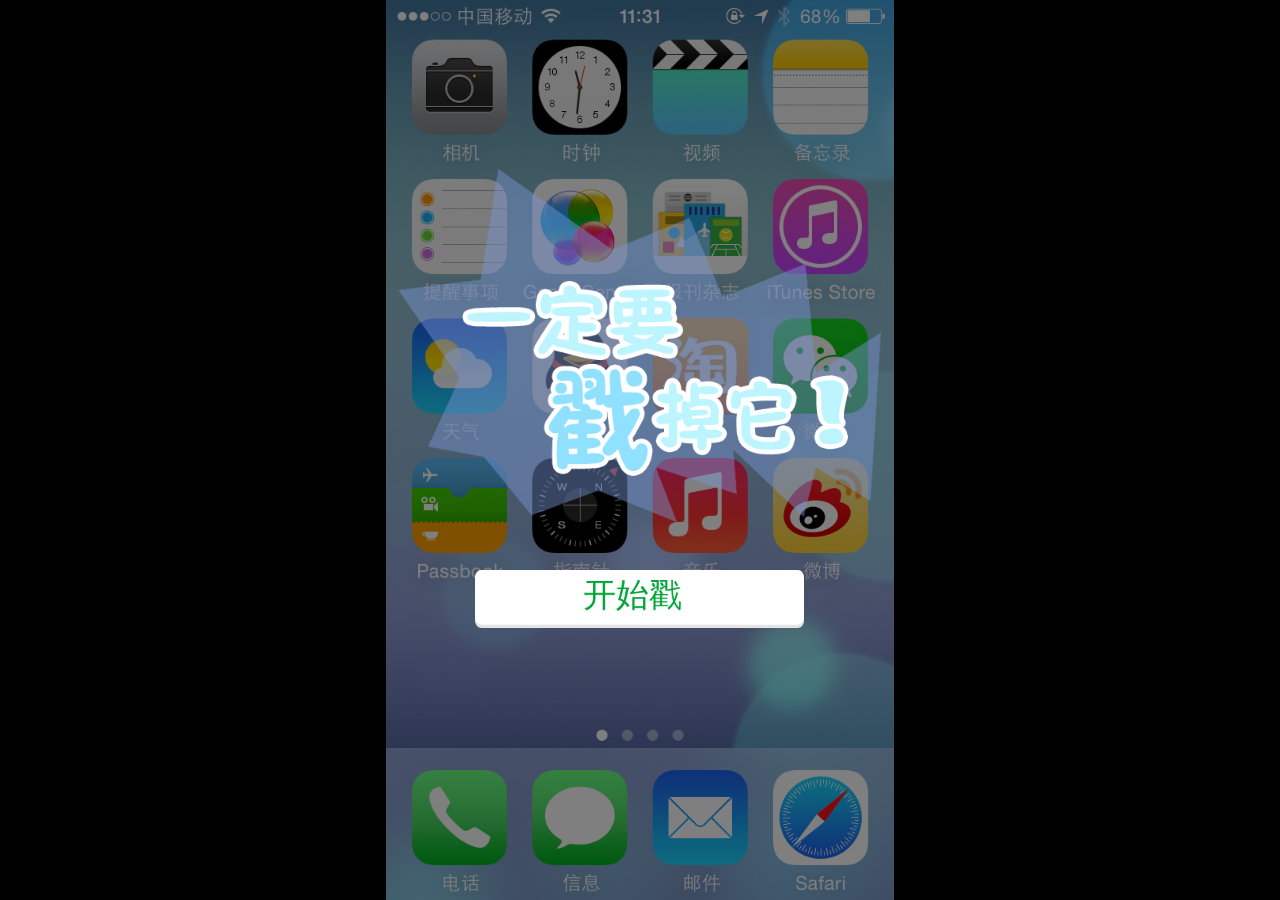
<file: hwqy/games/bsqpz2/index.html>
<!DOCTYPE html>
<html>

<head>
    <meta charset="utf-8">
    <meta name="viewport" content="width=device-width, initial-scale=1.0, maximum-scale=1.0, user-scalable=0 target-densitydpi=device-dpi" />
    <link rel="icon" type="image/GIF" href="res/favicon.ico" />
    <meta http-equiv="cache-control" content="no-cache">
    <meta name="viewport" content="user-scalable=no" />
    <meta name="apple-mobile-web-app-capable" content="yes" />
    <meta name="full-screen" content="yes" />
    <meta name="screen-orientation" content="portrait" />
    <meta name="x5-fullscreen" content="true" />
    <meta name="360-fullscreen" content="true" />
    <title>强迫症大挑战</title>
    <script src="js/cocos2d-3.0rc1.canvas.v2.min.js"></script>
    <style type="text/css">
        body {
            background-color: black;
        }
    </style>
</head>

<body>
    <canvas id="gameCanvas" width="640" height="1136"></canvas>
    <script type="text/javascript">
        window.onload = function() {
            cc.game.onStart = function() {
                cc.view.enableAutoFullScreen(false);
                cc.view.setDesignResolutionSize(640, 1136, cc.ResolutionPolicy.SHOW_ALL);
                cc.view.resizeWithBrowserSize(true);
                cc.director.setDisplayStats(cc.game.config.showFPS);
                //load resources
                //cc._loaderImage = "";
                cc.LoaderScene.preload(["res/bg.jpg", "res/imgs.png", "res/imgs.json", "icon.png"], function() {
                    cc.spriteFrameCache.addSpriteFrames('res/imgs.json', 'res/imgs.png');
                    cc.director.runScene(new HelloWorldScene());
                }, this);
            };
            cc.game.run("gameCanvas");
        };
    </script>
    <script language=javascript>
        var mebtnopenurl = 'http://play.3gjj.cn/index.html';
        var thegameurl = "http://play.3gjj.cn/games/bsqpz2/";
        var guanzhuurl = "http://mp.weixin.qq.com/s?__biz=MzAwNzQ4NzQyOQ==&mid=207029465&idx=1&sn=7b3e89d22b38e1e1337bf3a98ccdfb46#rd";
        var is9gUser = false;
        window.shareData = {
            "imgUrl": "http://play.3gjj.cn/games/bsqpz2/icon.png",
            "timeLineLink": thegameurl,
            "tTitle": "逼死强迫症-杭州吃喝玩乐",
            "tContent": "逼死强迫症-杭州吃喝玩乐:hangzhouchihe"
        };

        function goHome() {
            window.location = mebtnopenurl;
        }

        function clickMore() {
            if ((window.location + "").indexOf("zf", 1) > 0) {
                window.location = mebtnopenurl;
            } else {
                goHome();
            }
        }

        function dp_share() {
            document.getElementById("share").style.display = "";

        }

        function dp_Ranking() {
            window.location = mebtnopenurl;
        }

        function showAd() {}

        function hideAd() {}
        document.addEventListener('WeixinJSBridgeReady', function onBridgeReady() {

            WeixinJSBridge.on('menu:share:appmessage', function(argv) {
                WeixinJSBridge.invoke('sendAppMessage', {
                    "img_url": window.shareData.imgUrl,
                    "link": window.shareData.timeLineLink,
                    "desc": window.shareData.tContent,
                    "title": window.shareData.tTitle
                }, onShareComplete);
            });

            WeixinJSBridge.on('menu:share:timeline', function(argv) {
                WeixinJSBridge.invoke('shareTimeline', {
                    "img_url": window.shareData.imgUrl,
                    "img_width": "640",
                    "img_height": "640",
                    "link": window.shareData.timeLineLink,
                    "desc": window.shareData.tContent,
                    "title": window.shareData.tTitle
                }, onShareComplete);
            });
        }, false);
    </script>
    <div id=share style="display: none">
        <img width=100% src="share.png" style="position: fixed; z-index: 9999; top: 0; left: 0; display: " ontouchstart="document.getElementById('share').style.display='none';" />
    </div>
    <div style="display: none;">
        <script type="text/javascript">
            var myData = {
                gameid: "bsqpz"
            };

            function dp_submitScore(score) {
                myData.score = parseInt(score);
                myData.scoreName = "干掉了" + score + "个新提示";
                document.title = "强迫症真的伤不起，我干掉了" + score + "个新提示，你也来试试";
                window.shareData.tTitle = document.title;
            }

            function onShareComplete(res) {
                if (localStorage.myuid && myData.score > 0) {
                    setTimeout(function() {
                        if (confirm("？")) {
                            window.location = mebtnopenurl;
                        } else {
                            document.location.href = mebtnopenurl;
                        }
                    }, 500);
                } else {
                    document.location.href = guanzhuurl;
                }
            }
        </script>
        <div style="display: none;">
            <script type="text/javascript" src="http://tajs.qq.com/stats?sId=36313548" charset="UTF-8"></script>
        </div>
        <script type="text/javascript" src="js/game9g.utils.js?r=" +Math.rand()></script>
</body>

</html>
</file>
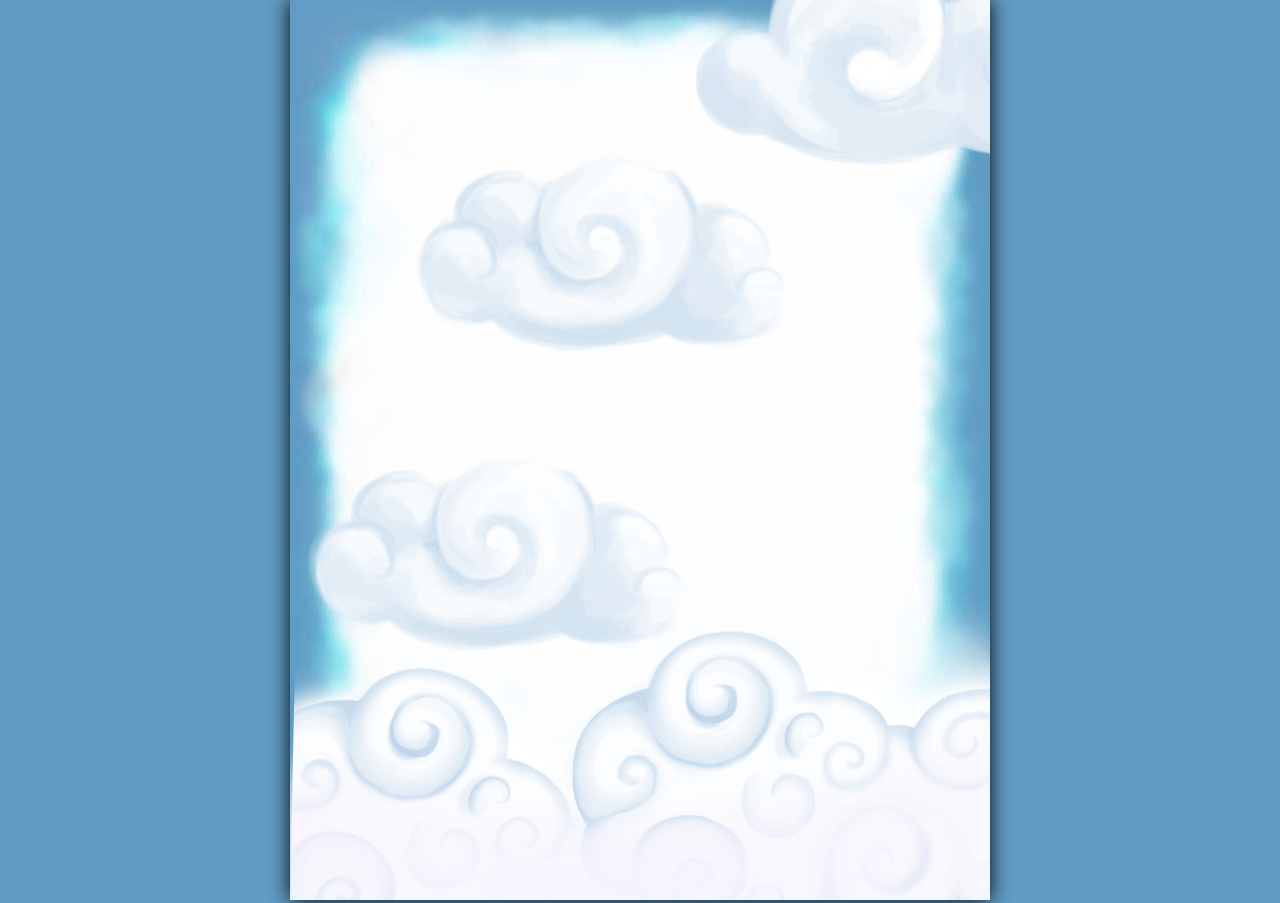
<file: hwqy/games/cupid/index.html>
<!DOCTYPE html>
<html lang="en">
<head>
<meta http-equiv="Content-Type" content="text/html; charset=utf-8">
<meta charset="utf-8">
<meta name="viewport" content="width=device-width, initial-scale=1.0, maximum-scale=1.0, user-scalable=0">
<title>糖果丘比特</title>
<link rel="stylesheet" href="app.css" type="text/css">
<style>#sg-loadscrn{
    position:fixed; top:0;left:0;width:100%; height:100%; background-color:#fff; z-index:9999;
}

#sg-loadtext{
    position:absolute;
    font-family: sans-serif;
    top:50%; left:50%;
    width: 250px;
    margin-left:-125px;
    margin-top:-125px;
    text-align:center;
    line-height:150%;
    font-size:16px;
}</style>
<script type="text/javascript"></script>
<script language="javascript"></script>

<script type="text/javascript">
            window.gameLangs = ['en', 'de', 'es', 'fr', 'it', 'pt', 'ru', 'tr', 'th'];
            window.gameJS = ['softgames_game.js'];
            window.gameOnLoadScript = "init();";
    </script><script type="text/javascript" src="./assets/softgames-1.1.js"></script><script type="text/javascript" src="./assets/sg.hooks.js"></script>
</head>
<body>
    <div id="viewporter">
        <canvas id="canvas" width="700" height="900"></canvas>
</div>
</body>
</html>
</file>
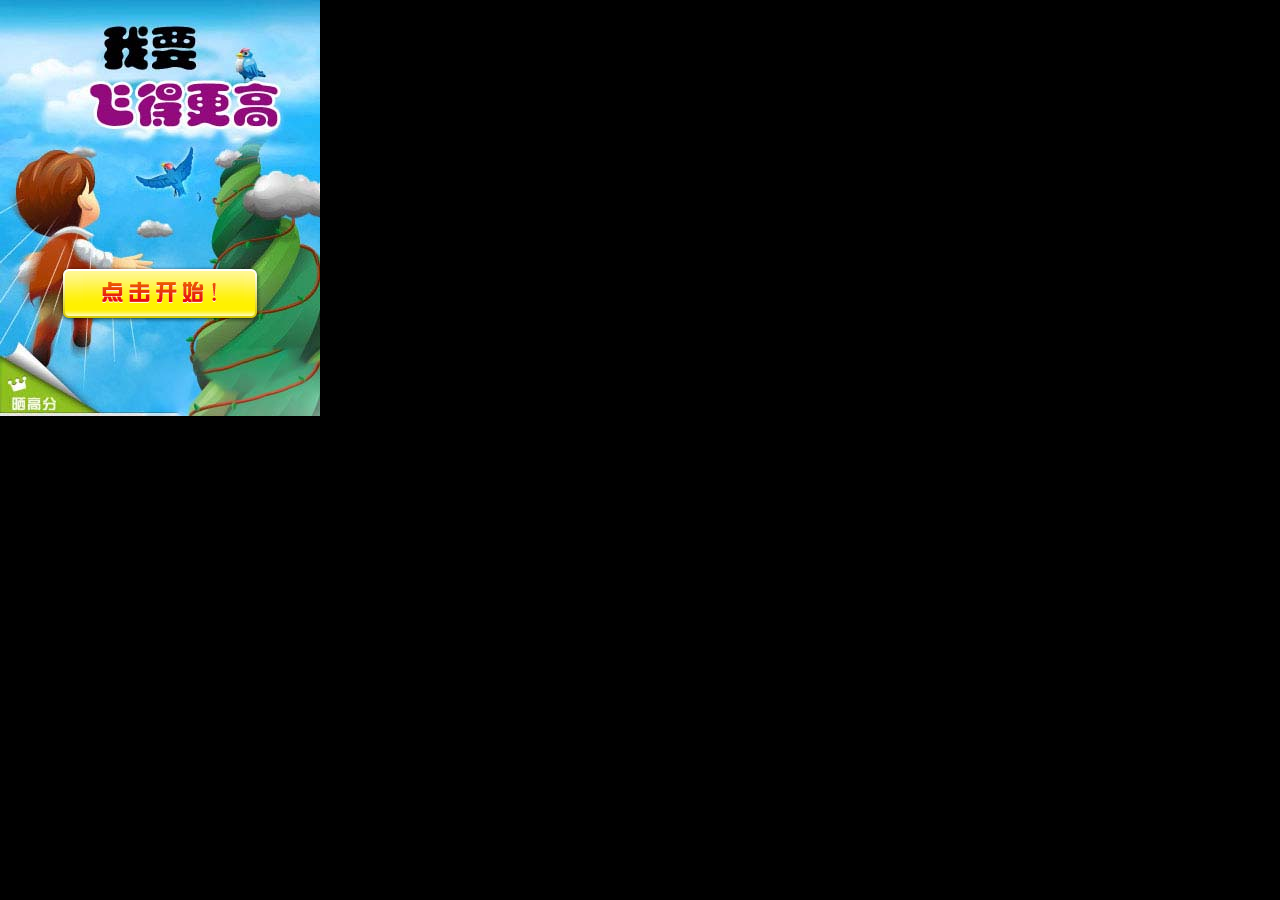
<file: hwqy/games/fdgg/index.html>
<!DOCTYPE html>
<html>

<head>
    <meta http-equiv="Content-Type" content="text/html; charset=UTF-8">
    <meta http-equiv="Content-Type" content="text/html;">
    <meta http-equiv="Content-Script-Type" content="text/javascript">
    <meta http-equiv="Content-Style-Type" content="text/css">
    <meta charset="utf-8">
    <meta name="viewport" id="viewport" content="width = device-width, initial-scale = 1, minimum-scale = 1, maximum-scale = 1">
    <meta name="apple-mobile-web-app-capable" content="yes">
    <meta http-equiv="Pragma" content="no-cache">
    <meta http-equiv="Cache-Control" content="no-cache">
    <meta equiv="Expires" content="0">
    <title>我要飞的更高</title>

    <style type="text/css">
        body {
            -webkit-user-select: none;
            margin: 0px;
            background: #000;
        }
        
        #play68box {
            top: 25%;
        }
    </style>
    <script>
        document.addEventListener('WeixinJSBridgeReady', function onBridgeReady() {
            WeixinJSBridge.call('showOptionMenu');
        });
        //new Image().src = 'http://www.wenzhangku.com/weixin/feidegenggao/';
    </script>
    <script type="text/javascript" src="play168.js"></script>
    <script type="text/javascript" src="gm17.min.js"></script>
</head>

<body onorientationchange="rtalt()" style="-webkit-transform-origin: 0px 0px 0px;">
    <div id="chf2" style="position:relative;width:100vw;height:100vh;margin:0 auto;"><canvas id="gcvs" width="320" height="416"></canvas></div>

    <link type="text/css" rel="stylesheet" href="sidebar.css">

    <script type="text/javascript" src="play68bar.js"></script>
    <div style="display:none">
        <script type="text/javascript"></script>
    </div>

</body>

</html>
</file>
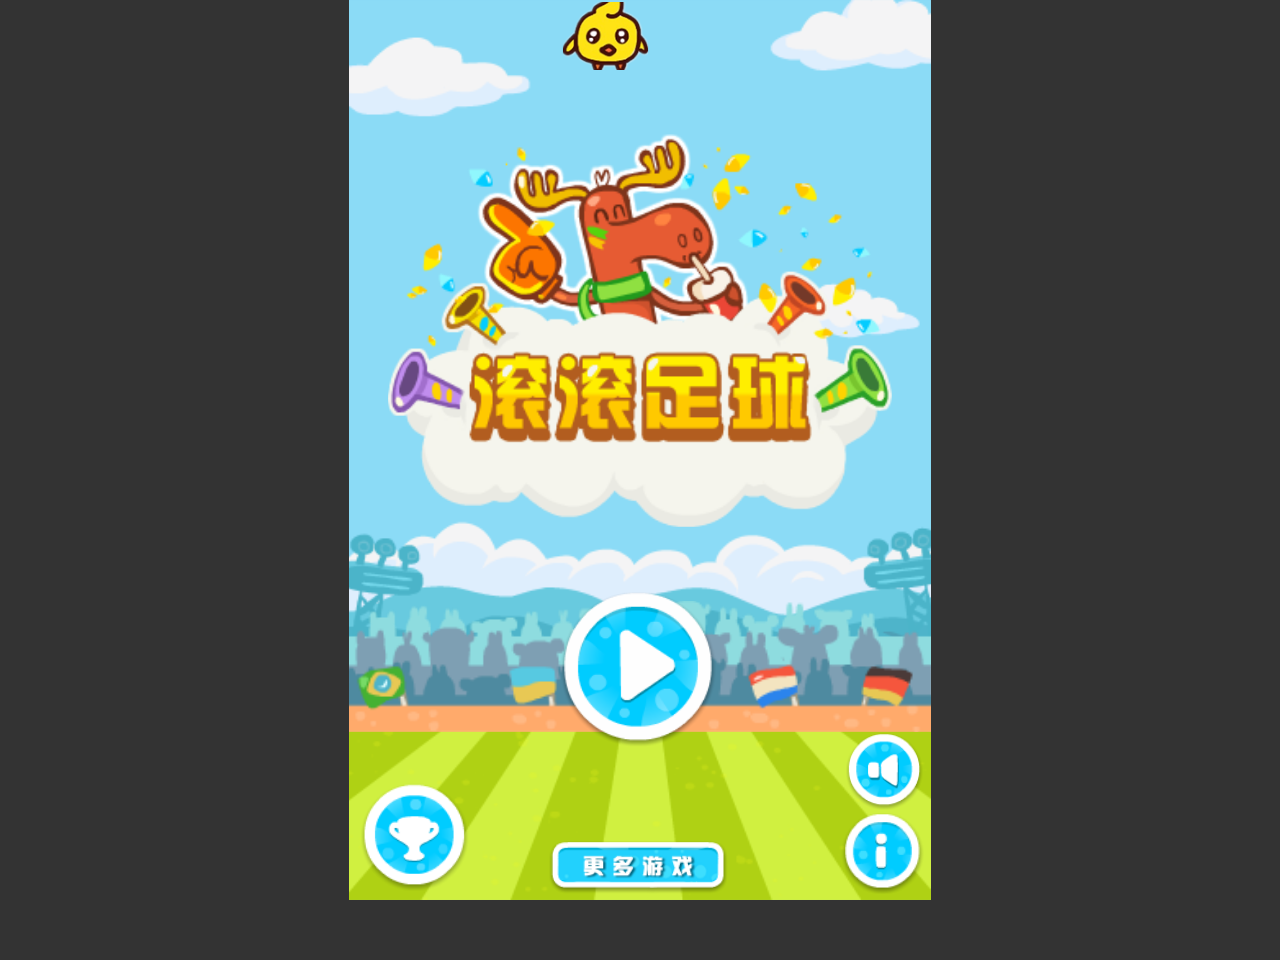
<file: hwqy/games/ggzq/index.html>
<!DOCTYPE html> 
<html><head><meta http-equiv="Content-Type" content="text/html; charset=UTF-8">
    <meta charset="utf-8">
    <title>滚滚足球</title>

    <!-- Define the viewport -->
    <meta name="viewport" content="width=device-width, initial-scale=1, minimum-scale=1, maximum-scale=1, user-scalable=0, target-densitydpi=device-dpi">
    <meta name="format-detection" content="telephone=no">
    <meta name="apple-mobile-web-app-status-bar-style" content="black">
    <meta name="apple-mobile-web-app-capable" content="yes">

    <style>
        * {
            -webkit-tap-highlight-color: rgba(0, 0, 0, 0);
        }

        html {
            overflow: hidden;
        }

        body, html {
            margin: 0;
            padding: 0;
            background-color: #333333;
            -webkit-touch-callout: none;
            -webkit-user-select: none;
            -khtml-user-select: none;
            -moz-user-select: none;
            -ms-user-select: none;
            user-select: none;
        }
        #gamediv {
            margin: 0;
            padding: 0;
            height: 960px;
            min-height:  960px;
            width: 100%;
            display: block;
        }

        #canvas {
            background-color: #64B5DF;
            margin: 0;
            padding: 0;
            position: absolute;
            top: 50%;
            left: 50%;
            margin-top: -172px;
            margin-left: -160px;
            z-index: 1;
        }
    </style>
	
	<script language="javascript" type="text/javascript" src="play68.js"></script>
    <script type="text/javascript" src="core.js"></script>
    <script type="text/javascript">
	(function() {
		var ga = document.createElement('script');
		ga.type = 'text/javascript';
		ga.async = true;
		ga.src = 'game.js';
		var s = document.getElementsByTagName('script')[0]; s.parentNode.insertBefore(ga, s);
	 
		ga.onload = function() {
			ga.parentNode.removeChild(ga);
		};
	})();
</script>

<!--Analytics-->
<div style="display:none">
</div>

</head>

<body onLoad="MyGame.init()" ryt12819="1">

<div id="gamediv" style="height: 946px;"></div>
    <canvas id="canvas" width="765" height="946" style="margin-top: 0px; margin-left: 0px; left: 577px; top: 0px;"></canvas>

<!--play68 init-->
<link type="text/css" rel="stylesheet" href="sidebar.css">
<script language="javascript" type="text/javascript" src="play68bar.js"></script>

	
</body></html>
</file>
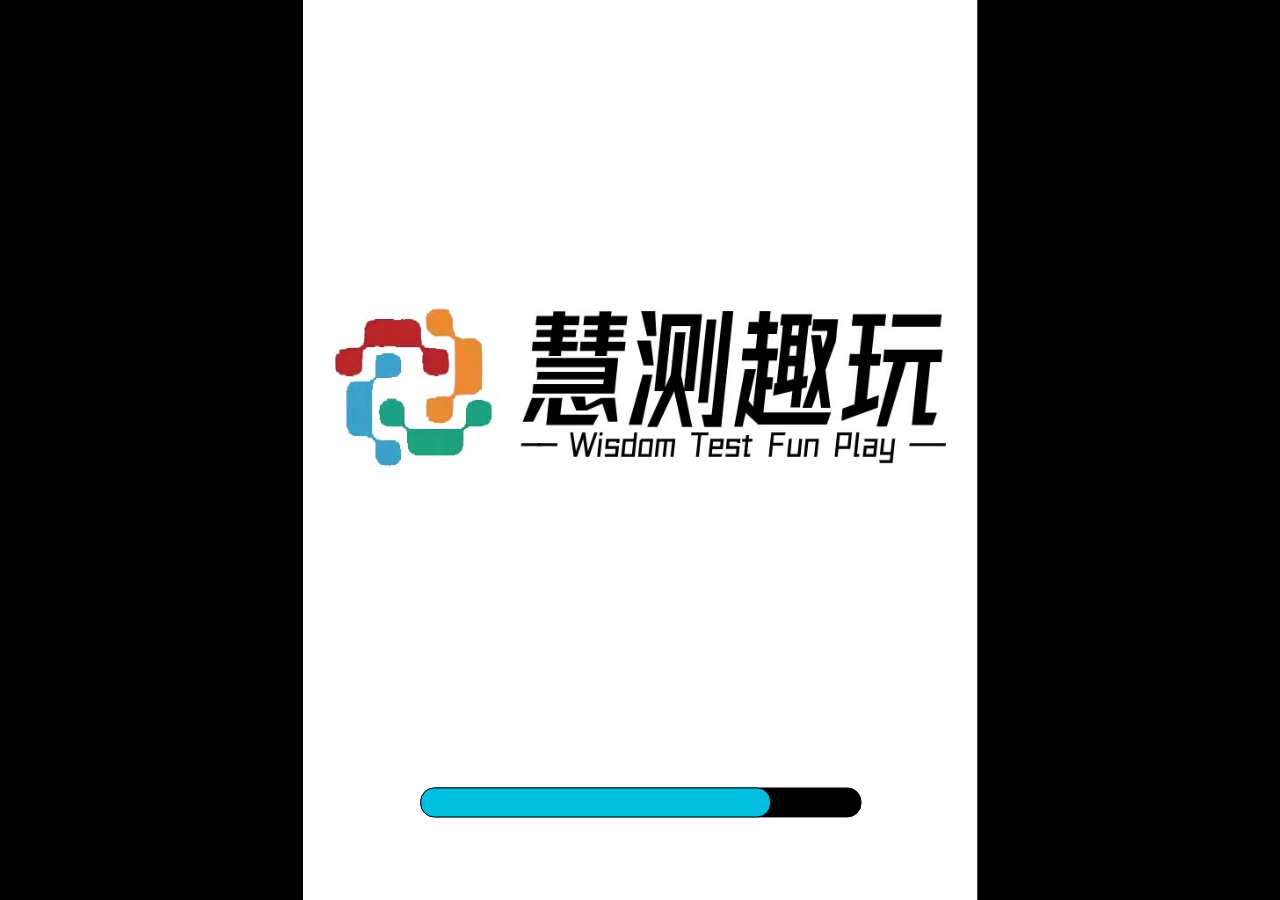
<file: hwqy/games/hjkg/index.html>
<!doctype html>
<html>

<head>
    <meta charset="utf-8" />
    <meta name="viewport" content="width=device-width initial-scale=1.0, user-scalable=no" />

    <title>黄金矿工</title>
    <meta name='robots' content='noindex,follow' />
    <meta name="apple-mobile-web-app-capable" content="yes" />
    <meta name="apple-mobile-web-app-status-bar-style" content="black" />
    <meta http-equiv="X-UA-Compatible" content="IE=edge,chrome=1">
</head>

<body style="-webkit-user-select: none;background-color: #000;	">

    <script language="JavaScript">
        function clickIE() {
            if (document.all) return false;
        }

        function clickNS(e) {
            if (document.layers || (document.getElementById && !document.all)) {
                if (e.which == 2 || e.which == 3) return false;
            }
        }
        if (document.layers) {
            document.captureEvents(Event.MOUSEDOWN);
            document.onmousedown = clickNS;
        } else {
            document.onmouseup = clickNS;
            document.oncontextmenu = clickIE;
        }
        document.oncontextmenu = new Function("return false");
        if (window.innerWidth) {
            rW = window.innerWidth;
            rH = window.innerHeight;
        } else {
            rW = document.documentElement.clientWidth ? document.documentElement.clientWidth : document.body.clientWidth;
            rH = document.documentElement.clientHeight ? document.documentElement.clientHeight : document.body.clientHeight;
        }
        if (window.innerWidth < 600) {
            var gW = 384;
            var gH = 60;
        } else {
            var gW = 768;
            gH = 120;
        }
    </script>

    <script>
        var par_level;
        var par_score;
        var par_game;
        var par_ad2 = 1;
        var par_ad3 = 1;
        var par_ad4 = 1;
        var par_adx2;
        var par_adx3;
        var par_adx4;

        if (window.innerWidth) {
            rW = window.innerWidth;
            rH = window.innerHeight;
        } else {
            rW = document.documentElement.clientWidth ? document.documentElement.clientWidth : document.body.clientWidth;
            rH = document.documentElement.clientHeight ? document.documentElement.clientHeight : document.body.clientHeight;
        }

        // var ds_urlhiscore = "http://play.3gjj.cn";

        function ds_SHS() {
            return "";
        }

        function ds_HS() {}

        var dsp = new Array("=0",
            "dse.jpg",
            "play.3gjj.cn",
            1,
            0,
            0,
            0,
            "",
            "http://play.3gjj.cn/test_hjkg/",
            1,
            0,
            0,
            1,
            0,
            "play.3gjj.cn",
            "http://play.3gjj.cn/games/AngelsAndDevils/ad1.jpg",
            "_self",
            "udf23hh3r62srayd4",
            0,
            250,
            16,
            1,
            "Loading ...",
            "ffffff",
            "000000",
            "00bfdf",
            0,
            1,
            0,
            "",
            1,
            1);
    </script>
    <script src="GoldNuggets_x.js?v=14502aa"></script>

    <!-- <div style="display:none;">
        <script type="text/javascript" src="http://tajs.qq.com/stats?sId=36313548" charset="UTF-8"></script>
    </div> -->
</body>

</html>
</file>
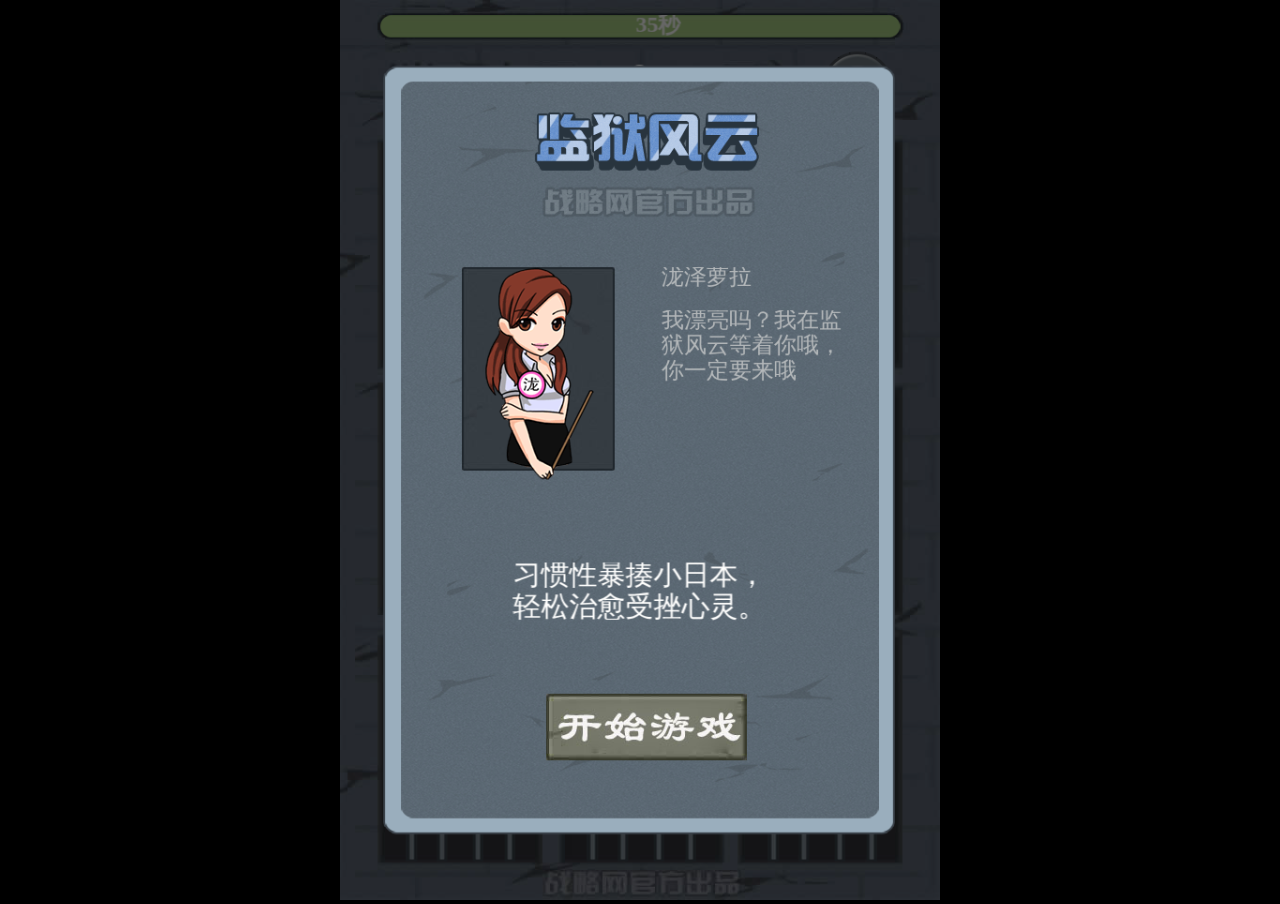
<file: hwqy/games/jjfy/index.html>
﻿<!DOCTYPE HTML>
<html>

<head>
    <meta charset="utf-8" />
    <title>监狱风云</title>
    <meta name="viewport" content="width=device-width,initial-scale=1.0, minimum-scale=1.0, maximum-scale=1.0, user-scalable=no" />
    <meta name="apple-mobile-web-app-capable" content="yes" />

    <meta name="full-screen" content="true" />
    <meta name="screen-orientation" content="portrait" />
    <meta name="x5-fullscreen" content="true" />
    <meta name="360-fullscreen" content="true" />
    <meta http-equiv="X-UA-Compatible" content="IE=edge,chrome=1" />
    <meta http-equiv="Access-Control-Allow-Origin" content="*">
    <style>
        body {
            text-align: center;
            margin: 0;
            padding: 0;
            border: 0;
            background-color: #000000;
            height: 100%;
        }
    </style>
</head>

<body>
    <script src="js/pixi.js"></script>
    <script src="js/game.js"></script>
    <script language=javascript>
        // 		var mebtnopenurl = 'http://play.3gjj.cn';
        // var thegameurl ="http://play.3gjj.cn/games/jyfy2/"; 
        // var guanzhuurl ="http://mp.weixin.qq.com/s?__biz=MzAwNzQ4NzQyOQ==&mid=207029465&idx=1&sn=7b3e89d22b38e1e1337bf3a98ccdfb46#rd";
        window.shareData = {
            // "imgUrl": "http://mmbiz.qpic.cn/mmbiz/2zpp2iaH4HWEQT7mTaxRkYUk6k9OOhxchB6XJaialeFMicbWUj4tOweFL2ICR3zwaaT0COdjlgQmReR25twpK8jzg/640",
            // "timeLineLink": thegameurl,
            "tTitle": "监狱风云",
            "tContent": "日本右翼势力正试图为侵略历史翻案，每一个有良知的中国人都不会答应，立即阻击日本鬼子篡改历史！"
        };

        function goHome() {
            window.location = mebtnopenurl;
        }

        function clickMore() {
            if ((window.location + "").indexOf("f=zf", 1) > 0) {
                // window.location = mebtnopenurl;
            } else {
                goHome();
            }
        }

        function dp_share() {
            document.title = shareData.sDesc;
            document.getElementById("share").style.display = "";
            window.shareData.tTitle = document.title;
        }

        function dp_Ranking() {
            // window.location = mebtnopenurl;
        }

        function showAd() {}

        function hideAd() {}
        document.addEventListener('WeixinJSBridgeReady', function onBridgeReady() {

            WeixinJSBridge.on('menu:share:appmessage', function(argv) {
                WeixinJSBridge.invoke('sendAppMessage', {
                    "img_url": window.shareData.imgUrl,
                    "link": window.shareData.timeLineLink,
                    "desc": window.shareData.tContent,
                    "title": window.shareData.tTitle
                }, onShareComplete);
            });

            WeixinJSBridge.on('menu:share:timeline', function(argv) {
                WeixinJSBridge.invoke('shareTimeline', {
                    "img_url": window.shareData.imgUrl,
                    "img_width": "640",
                    "img_height": "640",
                    "link": window.shareData.timeLineLink,
                    "desc": window.shareData.tContent,
                    "title": window.shareData.tTitle
                }, onShareComplete);
            });
        }, false);
    </script>
    <div id=share style="display: none">
        <!-- <img width=100% src="share.png" style="position: fixed; z-index: 9999; top: 0; left: 0; display: " ontouchstart="document.getElementById('share').style.display='none';" /> -->
    </div>
    <div style="display: none;">
        <script type="text/javascript">
            var myData = {
                gameid: "jyfy"
            };
            var domain = ["oixm.cn", "hiemma.cn", "peagame.net"][parseInt(Math.random() * 3)];
            window.shareData.timeLineLink = thegameurl;

            function dp_submitScore(score) {
                myData.score = parseInt(score);
                myData.scoreName = "消灭了" + score + "只鬼子";
                if (score > 0) {
                    if (confirm("你竟然在分分钟钟间就消灭了" + score + "只鬼子，让伙伴们一起来消灭鬼子吧！")) {
                        dp_share();
                    }
                }
            }

            function onShareComplete(res) {
                if (localStorage.myuid && myData.score != undefined) {
                    setTimeout(function() {
                        if (confirm("？")) {
                            // window.location = mebtnopenurl;
                        } else {
                            document.location.href = mebtnopenurl;
                        }
                    }, 500);
                } else {
                    // document.location.href = guanzhuurl;
                }
            }
        </script>
        <div style="display: none;">
            <script type="text/javascript">
                var _bdhmProtocol = (("https:" == document.location.protocol) ? " https://" : " http://");
                document.write(unescape("%3Cscript src='" + _bdhmProtocol + "hm.baidu.com/h.js%3F2eac95e2df0ea5d2b0aaa92e3dbbe419' type='text/javascript'%3E%3C/script%3E"));
            </script>
        </div>
</body>

</html>
</file>
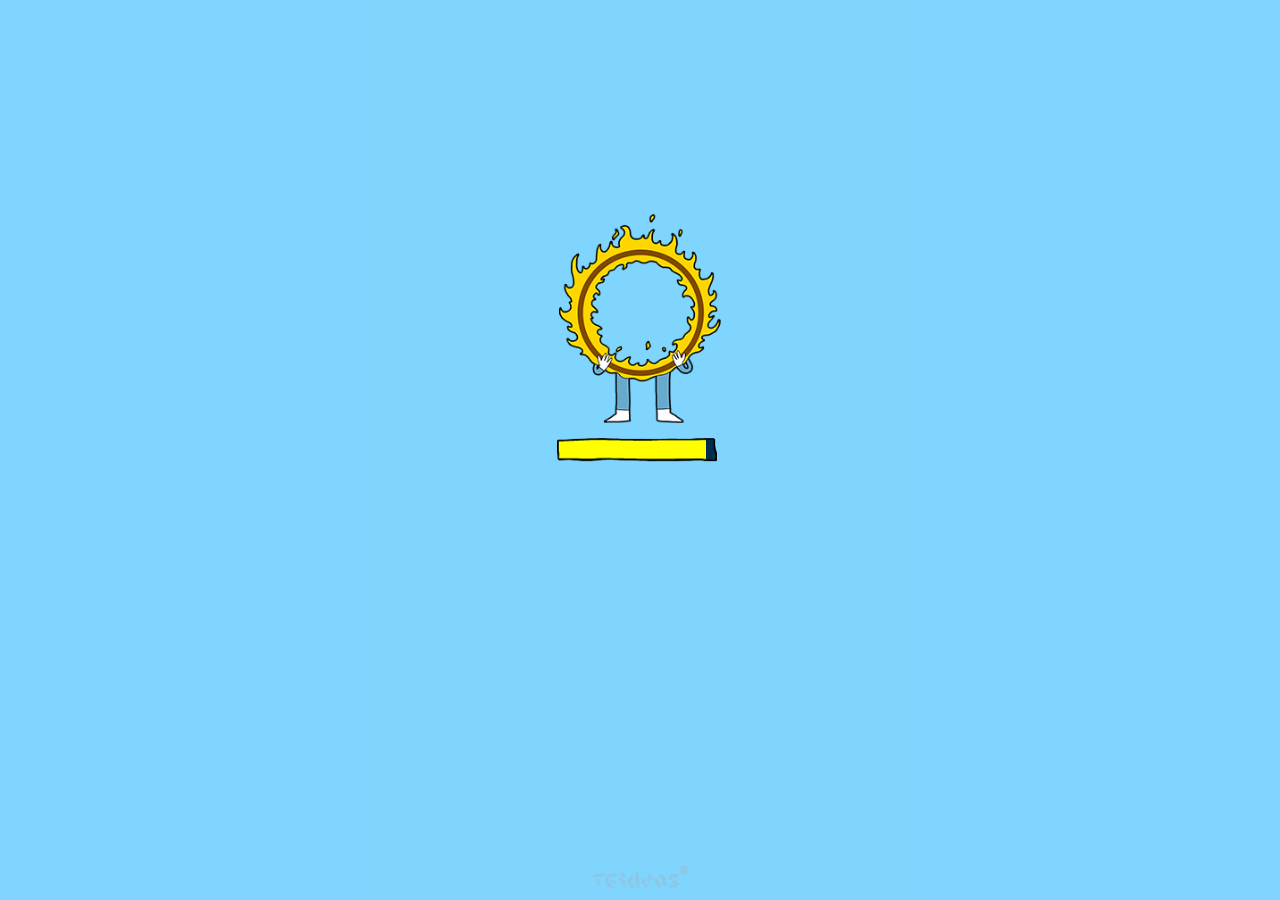
<file: hwqy/games/mxt/index.html>
<!DOCTYPE HTML>
<html>

<head>
    <title>守护者跳圈圈</title>
    <meta name="viewport" content="width=device-width,user-scalable=no" />
    <meta charset="utf-8" />
    <meta name="author" content="tg" />
</head>
<style>
    html,
    body {
        background-color: #80D4FF;
        margin: 0;
        padding: 0;
        width: 100%;
        height: 100%;
        text-align: center
    }
    
    #loadicon {
        margin-top: 250px;
    }
    
    #orient {
        margin-top: 50px;
    }
    
    p {
        color: #FFFFFF;
        font-size: 24
    }
</style>
<script src="js/Base64Images.js"></script>

<body onload="complete();">

    <div class="orient" id="orient" style="display:none">
        <p>请在竖屏情况下使用</p>
    </div>
    <div id="loadicon"><img id="img1" /><br/><img id="img2" /><br/><img id="img3" /></div>
    <canvas id="gameCanvas" width="640" height="1008"></canvas>
    <!--<div id="cou" style="width:320px;margin: 0 auto;"></div>3C2F3C" #191919  -->


    <script>
        // if(typeof(pgvMain) == 'function') pgvMain();
        //横屏提示

        function orientationChange() {
            if (window.orientation == 90 || window.orientation == -90) {
                document.getElementById("gameCanvas").style.display = "none"
                document.getElementById("orient").style.display = "block"
            } else {
                document.getElementById("gameCanvas").style.display = "block"
                document.getElementById("orient").style.display = "none"
            }
        }
        orientationChange();
        window.addEventListener("onorientationchange" in window ? "orientationchange" : "resize", orientationChange, false);

        function trace(v) {
            console.log(v)
        }
        var ccConfig = {
            "debugMode": 0,
            "showFPS": false,
            "frameRate": 40,
            "id": "gameCanvas",
            "renderMode": 1,
            "engineDir": "./../",
            "modules": ["cocos2d"],
            "jsList": []
        }
        document["ccConfig"] = ccConfig;
        //document.getElementById("img1").src=cc._loaderImage;
        document.getElementById("img2").src = cc._loadingImage;
        document.getElementById("img3").src = cc.tgideasLogo;
        var GD = {}
        GD.GETNUM = 0;
        GD.SCORE = 0;
        GD.SOUND = true
        GD.MAXHITUM = 0;
        GD.MAXTIME = 60;
        GD.USETIME = 0;

        function complete() {
            orientationChange();
            document.getElementById("loadicon").style.display = "none";
            cc.game.run();
        }
        // function onBridgeReady() {
        //     //转发朋友圈
        //     WeixinJSBridge.on("menu:share:timeline", function(e) {
        //         var url = 'http://dnf.qq.com/act/a20140925horsegame/index.html';
        //         var data = {
        //             img_url: "http://dnf.qq.com/act/a20140925horsegame/logo.png",
        //             img_width: "315",
        //             img_height: "315",
        //             link: url,
        //             //desc这个属性要加上，虽然不会显示，但是不加暂时会导致无法转发至朋友圈，
        //             title:"剑与盾，DNF爱的守护者降临，仰天啸，跳圈圈，怒跳火圈"+GD.NUM+"个,还有奖励领！",
        //             desc: "DNF爱的守护者 跳圈圈 "
        //         };
        //         WeixinJSBridge.invoke("shareTimeline", data, function(res) {

        //             if(pgvSendClick&&typeof(pgvSendClick) == 'function') pgvSendClick({hottag:'h5game.horsegame.shareTimeline'});
        //            // pgvSendClick({hottag:'act.a20140721hds.shareTimeline'});
        //             WeixinJSBridge.log(res.err_msg);
        //         });
        //     });
        //     //同步到微博
        //     WeixinJSBridge.on("menu:share:weibo", function() {
        //         var url = 'http://dnf.qq.com/act/a20140925horsegame/index.html';
        //         WeixinJSBridge.invoke("shareWeibo", {
        //             "content":"剑与盾，DNF爱的守护者降临，仰天啸，跳圈圈，怒跳"+GD.NUM+"火圈,还有奖励领！",
        //             "url": url
        //         }, function(res) {
        //             if(pgvSendClick&&typeof(pgvSendClick) == 'function') pgvSendClick({hottag:'h5game.horsegame.shareweibo'});
        //             WeixinJSBridge.log(res.err_msg);
        //         });
        //     });
        //     //分享给朋友
        //     WeixinJSBridge.on('menu:share:appmessage', function(argv) {
        //         var url = 'http://dnf.qq.com/act/a20140925horsegame/index.html';
        //         WeixinJSBridge.invoke("sendAppMessage", {
        //             img_url: "http://dnf.qq.com/act/a20140925horsegame/logo.png",
        //             img_width: "315",
        //             img_height: "315",
        //             link: url,
        //             title:"DNF爱的守护者 跳圈圈",
        //             desc: "剑与盾，DNF爱的守护者降临，仰天啸跳圈圈，怒跳"+GD.NUM+"火圈，还有奖励领！"
        //         }, function(res) {

        //             if(pgvSendClick&&typeof(pgvSendClick) == 'function') pgvSendClick({hottag:'h5game.horsegame.sharemessage'});
        //           //  pgvSendClick({hottag:'act.a20140721hds.sharemessage'});
        //             WeixinJSBridge.log(res.err_msg)
        //         });
        //     });
        // };
        // try{
        //     document.addEventListener('WeixinJSBridgeReady', function() {
        //         onBridgeReady();
        //     });
        // }catch(e){}
    </script>


    <!--<script src="http://tgideas.qq.com/flash/h5/fight/co/lib/cocos2dtgme.js"></script>-->

    <script src="js/resource.js"></script>
    <script src="js/cocos2dtgme.js"></script>
    <script src="js/app2.js"></script>


</body>

</html>
<!--[if !IE]>|xGv00|623d9e983d91e99d6d5b202a0b0dd9fb<![endif]-->
</file>
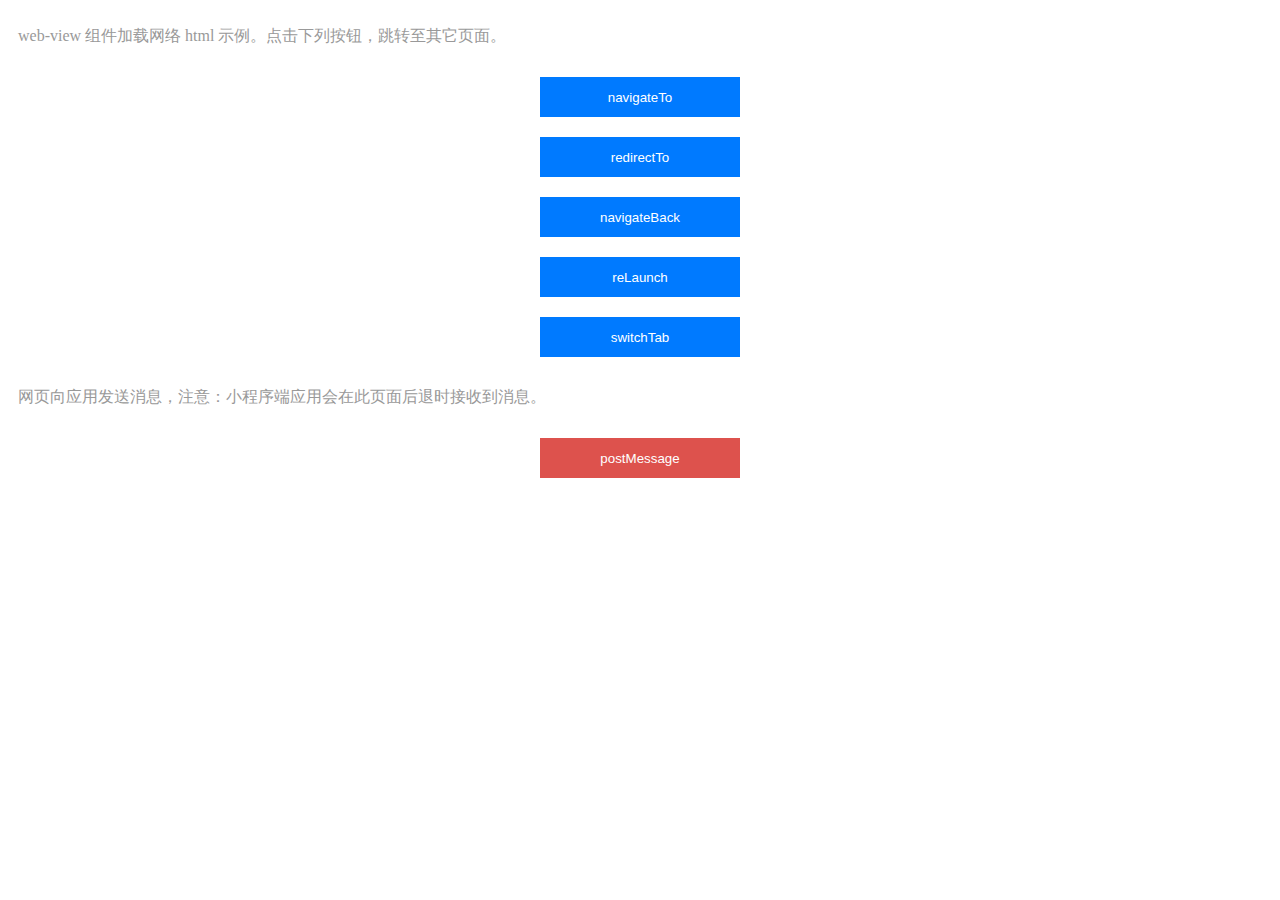
<file: hwqy/games/uniapp/index.html>
<!DOCTYPE html>
<html>
  <head>
    <meta charset="utf-8" />
    <meta name="viewport" content="width=device-width,initial-scale=1,minimum-scale=1,maximum-scale=1,user-scalable=no" />
    <title>网络网页</title>
    <style type="text/css">
      .btn {
        display: block;
        margin: 20px auto;
        padding: 5px;
        background-color: #007aff;
        border: 0;
        color: #ffffff;
        height: 40px;
        width: 200px;
      }

      .btn-red {
        background-color: #dd524d;
      }

      .btn-yellow {
        background-color: #f0ad4e;
      }

      .desc {
        padding: 10px;
        color: #999999;
      }

      .post-message-section {
        visibility: hidden;
      }
    </style>
  </head>
  <body>
    <p class="desc">web-view 组件加载网络 html 示例。点击下列按钮，跳转至其它页面。</p>
    <div class="btn-list">
      <button class="btn" type="button" data-action="navigateTo">navigateTo</button>
      <button class="btn" type="button" data-action="redirectTo">redirectTo</button>
      <button class="btn" type="button" data-action="navigateBack">navigateBack</button>
      <button class="btn" type="button" data-action="reLaunch">reLaunch</button>
      <button class="btn" type="button" data-action="switchTab">switchTab</button>
    </div>
    <div class="post-message-section">
      <p class="desc">网页向应用发送消息，注意：小程序端应用会在此页面后退时接收到消息。</p>
      <div class="btn-list">
        <button class="btn btn-red" type="button" id="postMessage">postMessage</button>
      </div>
    </div>
    <script type="text/javascript">
      var userAgent = navigator.userAgent;
      if (userAgent.indexOf('AlipayClient') > -1) {
        // 支付宝小程序的 JS-SDK 防止 404 需要动态加载，如果不需要兼容支付宝小程序，则无需引用此 JS 文件。
        document.writeln('<script src="https://appx/web-view.min.js"' + '>' + '<' + '/' + 'script>');
      } else if (/QQ/i.test(userAgent) && /miniProgram/i.test(userAgent)) {
        // QQ 小程序
        document.write(
          '<script type="text/javascript" src="https://qqq.gtimg.cn/miniprogram/webview_jssdk/qqjssdk-1.0.0.js"><\/script>'
        );
      } else if (/miniProgram/i.test(userAgent) && /micromessenger/i.test(userAgent)) {
        // 微信小程序 JS-SDK 如果不需要兼容微信小程序，则无需引用此 JS 文件。
        document.write('<script type="text/javascript" src="https://res.wx.qq.com/open/js/jweixin-1.4.0.js"><\/script>');
      } else if (/toutiaomicroapp/i.test(userAgent)) {
        // 头条小程序 JS-SDK 如果不需要兼容头条小程序，则无需引用此 JS 文件。
        document.write(
          '<script type="text/javascript" src="https://s3.pstatp.com/toutiao/tmajssdk/jssdk-1.0.1.js"><\/script>');
      } else if (/swan/i.test(userAgent)) {
        // 百度小程序 JS-SDK 如果不需要兼容百度小程序，则无需引用此 JS 文件。
        document.write(
          '<script type="text/javascript" src="https://b.bdstatic.com/searchbox/icms/searchbox/js/swan-2.0.18.js"><\/script>'
        );
      } else if (/quickapp/i.test(userAgent)) {
        // quickapp
        document.write('<script type="text/javascript" src="https://quickapp/jssdk.webview.min.js"><\/script>');
      }
      if (!/toutiaomicroapp/i.test(userAgent)) {
        document.querySelector('.post-message-section').style.visibility = 'visible';
      }
    </script>
    <!-- uni 的 SDK -->
    <!-- 需要把 uni.webview.1.5.2.js 下载到自己的服务器 -->
    <script type="text/javascript" src="https://js.cdn.aliyun.dcloud.net.cn/dev/uni-app/uni.webview.1.5.2.js"></script>
    <script type="text/javascript">
      // 待触发 `UniAppJSBridgeReady` 事件后，即可调用 uni 的 API。
      document.addEventListener('UniAppJSBridgeReady', function() {
        uni.postMessage({
            data: {
                action: 'message'
            }
        });
        uni.getEnv(function(res) {
            console.log('当前环境：' + JSON.stringify(res));
        });

        document.querySelector('.btn-list').addEventListener('click', function(evt) {
          var target = evt.target;
          if (target.tagName === 'BUTTON') {
            var action = target.getAttribute('data-action');
            switch (action) {
              case 'switchTab':
                uni.switchTab({
                  url: '/pages/tabBar/API/API'
                });
                break;
              case 'reLaunch':
                uni.reLaunch({
                  url: '/pages/tabBar/component/component'
                });
                break;
              case 'navigateBack':
                uni.navigateBack({
                  delta: 1
                });
                break;
              default:
                uni[action]({
                  url: '/pages/component/button/button'
                });
                break;
            }
          }
        });
        document.getElementById('postMessage').addEventListener('click', function() {
          uni.postMessage({
            data: {
              action: 'message'
            }
          });
        });
      });
    </script>
  </body>
</html>
</file>
<file: hwqy/games/baozi/css/main.css>
* {
    font-size: 1em
}

html,
body {
    width: 100%;
    height: 100%;
    margin: 0;
    padding: 0;
    background: #000
}

body>#loading {
    background: #000;
    opacity: .5;
    position: fixed;
    z-index: 999998;
    width: 100%;
    height: 100%;
    opacity: 0;
    text-align: center;
    font-size: 1em;
    color: #fff
}

#container {
    background: #e1e1e1
}

.imgElement {
    position: absolute!important;
    background-size: 100% 100%!important
}

.imgElementClick:active {
    -moz-transform: scale(1.2, 1.1);
    -webkit-transform: scale(1.2, 1.1);
    -o-transform: scale(1.2, 1.1);
    transform: scale(1.2, 1.1)
}

#c1 {
    display: none;
    z-index: 1;
    background: url("../images/c1.jpg")
}

#c2 {
    display: none;
    z-index: 2;
    background: url("../images/c2.png")
}

#c3 {
    display: none;
    z-index: 2;
    background: url("../images/c3.png")
}

#c4 {
    display: none;
    z-index: 2;
    background: url("../images/c4.png")
}

#c5 {
    display: none;
    z-index: 7;
    background: url("../images/c5.png")
}

#c6 {
    display: none;
    z-index: 8;
    background: url("../images/c6.png")
}

#c7 {
    display: none;
    z-index: 8;
    background: url("../images/c7.png")
}

#c8 {
    display: none;
    z-index: 8;
    background: url("../images/c8.png")
}

#c9 {
    display: none;
    z-index: 8;
    background: url("../images/c9.png")
}

#c10 {
    display: none;
    z-index: 9;
    background: url("../images/c10.png")
}

#c11 {
    display: none;
    z-index: 11;
    background: url("../images/c11.png");
    animation: c36-Go 1s infinite linear;
    -webkit-animation: c11-Go 1s infinite linear
}

@-webkit-keyframes c11-Go {
    0% {
        animation-transform: translateY(0px);
        -webkit-transform: translateY(0px)
    }
    50% {
        animation-transform: translateY(20px);
        -webkit-transform: translateY(20px)
    }
    100% {
        animation-transform: translateY(0px);
        -webkit-transform: translateY(0px)
    }
}

#c36 {
    display: none;
    z-index: 11;
    background: url("../images/c36.png")
}

#c12 {
    display: none;
    z-index: 10;
    background: url("../images/c12.png")
}

#c13 {
    display: none;
    z-index: 2;
    background: url("../images/c13.png")
}

#c14 {
    display: none;
    z-index: 2;
    background: url("../images/c14.png")
}

#c14_ {
    display: none;
    z-index: 2;
    position: absolute!important;
    color: #f00;
    text-shadow: 0 0 6px #fff
}

#c15 {
    display: none
}

#c16 {
    display: none;
    z-index: 2;
    background: url("../images/c16.png")
}

#c17 {
    display: none;
    z-index: 2;
    background: url("../images/c17.png")
}

#c18 {
    display: none;
    z-index: 11;
    background: url("../images/c18.png")
}

#c19 {
    display: none;
    left: 33%!important;
    z-index: 11;
    background: url("../images/c19.png")
}

#c20 {
    display: none;
    z-index: 11;
    background: url("../images/c20.png");
    font-size: 1em;
    padding: 80px;
    color: #6a5045
}

#c21 {
    display: none;
    z-index: 2;
    background: url("../images/c21.png")
}

#c22 {
    display: none;
    z-index: 3;
    background: url("../images/c22.png")
}

#c23 {
    display: none;
    z-index: 3;
    background: url("../images/c23.png")
}

#c24 {
    display: none;
    z-index: 3;
    background: url("../images/c24.png")
}

#c25 {
    display: none;
    z-index: 3;
    background: url("../images/c25.png")
}

#c26 {
    display: none;
    z-index: 3;
    background: url("../images/c26.png")
}

#c27 {
    display: none;
    z-index: 3;
    background: url("../images/c27.png")
}

#c28 {
    display: none;
    z-index: 3;
    background: url("../images/c28.png")
}

#c29 {
    display: none;
    z-index: 9;
    background: url("../images/c29.png")
}

#c30 {
    display: none;
    z-index: 6;
    background: url("../images/c30.png");
    opacity: .5
}

#c31 {
    display: none;
    z-index: 5;
    background: url("../images/c31.png")
}

#c32 {
    display: none;
    z-index: 5;
    background: url("../images/c32.png")
}

#c33 {
    display: none;
    z-index: 5;
    background: url("../images/c33.png")
}

#c34 {
    display: none;
    z-index: 5;
    background: url("../images/c34.png")
}

#c35 {
    display: none;
    z-index: 5;
    background: url("../images/c35.png")
}

#c31m {
    display: none;
    z-index: 5;
    background: url("../images/c31.png");
    -moz-transform: scaleX(-1);
    -webkit-transform: scaleX(-1);
    -o-transform: scaleX(-1);
    transform: scaleX(-1);
    filter: FlipH
}

#c32m {
    display: none;
    z-index: 5;
    background: url("../images/c32.png");
    -moz-transform: scaleX(-1);
    -webkit-transform: scaleX(-1);
    -o-transform: scaleX(-1);
    transform: scaleX(-1);
    filter: FlipH
}

#c33m {
    display: none;
    z-index: 5;
    background: url("../images/c33.png");
    -moz-transform: scaleX(-1);
    -webkit-transform: scaleX(-1);
    -o-transform: scaleX(-1);
    transform: scaleX(-1);
    filter: FlipH
}

#c34m {
    display: none;
    z-index: 5;
    background: url("../images/c34.png");
    -moz-transform: scaleX(-1);
    -webkit-transform: scaleX(-1);
    -o-transform: scaleX(-1);
    transform: scaleX(-1);
    filter: FlipH
}

#c35m {
    display: none;
    z-index: 5;
    background: url("../images/c35.png");
    -moz-transform: scaleX(-1);
    -webkit-transform: scaleX(-1);
    -o-transform: scaleX(-1);
    transform: scaleX(-1);
    filter: FlipH
}


/*  |xGv00|bb9805dd4f8ec66182835d5be4b02ca5 */
</file>
<file: hwqy/games/cupid/app.css>
﻿/*Stylesheet*/
BODY, HTML 
{
    -webkit-tap-highlight-color: rgba(0,0,0,0); 
    -webkit-touch-callout: none;                
    -webkit-text-size-adjust: none;             
    -webkit-user-select: none;                  
	margin: 			0;
	padding: 			0;
	font-family: 		Arial, Verdana, sans-serif;
	font-size: 			12px;
	font-weight:		normal;
	color: 				#ccc;
	background-color:	#4aa4c2;
	background-image: url(assets/art/tile.png);
}

canvas
{
    box-shadow: 0px 0px 20px #000000;
}
</file>
<file: hwqy/games/fdgg/sidebar.css>
body{
	oncontextmenu: return false;
	onselectstart: return false;
}

#play68box{
	width: 190px;
	font-size: 12px;
	line-height: 15px;
	right: -172px;
	top: 35%; /* change this value to place the menu higher or lower */
	position: fixed;
	z-index: 100;
}

#tab{
	float: left;
	list-style: none outside none;
	padding: 0;
	position: relative;
	z-index: 99;
	margin-top: 10px;
	margin-right: 0;
	margin-bottom: 0;
	margin-left: 0;
}

#tab li span{
    display: block;
    padding: 0 5px;
    position: relative;
}

#links{
	width: 100px;
	padding: 1px;
	float: left;
	background-color: #f6bb42;
	border-radius: 8px;
}

.show, .hide{
    /* we specify the transition length for hiding and showing */
            transition: margin-right .4s ease-in;
    -webkit-transition: margin-right .4s ease-in;
}

.hide{
    margin-right:0px;
}

.show{
    margin-right:95px;
}

#arrow, .bt{
    cursor: pointer;
}

.bt{
	width: 95px;
	height: 41px;
	margin: 2px;
	text-align:center;
	/*border:1px solid #858fa6;*/
    font: bold 15px Arial, Helvetica, "Microsoft Yahei", "΢���ź�", STXihei, "����ϸ��", sans-serif;
	background-color: #da4453;
	border-radius: 6px;
}

.bt a{
    line-height: 40px;
    color: #fff;
    display: block;
	text-decoration:none;
}

.bt:hover{
    transition: background .3s linear         -o-transition: background .3s linear;
       -moz-transition: background .3s linear;
    -webkit-transition: background .3s linear;
	background-color: #37bc9b;
}

#deco{
	width: 90px;
	float: left;    /*        box-shadow:0px 0px 5px #000;
       -moz-box-shadow:0px 0px 5px #000;
    -webkit-box-shadow:0px 0px 5px #000;*/
}

#share-wx{
	background:rgba(0,0,0,0.8);
	position:absolute;top:0px;
	left:0px;
	width:100%;
	height:100%;
	z-index:10000;
	display:none;
}

#wx-qr{
	background:rgba(0,0,0,0.8);
	position:absolute;top:0px;
	left:0px;
	width:100%;
	height:100%;
	z-index:10000;
	display:none;
}
</file>
<file: hwqy/games/ggzq/sidebar.css>
body{
	oncontextmenu: return false;
	onselectstart: return false;
}

#play68box{
	width: 190px;
	font-size: 12px;
	line-height: 15px;
	right: -172px;
	top: 35%; /* change this value to place the menu higher or lower */
	position: fixed;
	z-index: 100;
}

#tab{
	float: left;
	list-style: none outside none;
	padding: 0;
	position: relative;
	z-index: 99;
	margin-top: 10px;
	margin-right: 0;
	margin-bottom: 0;
	margin-left: 0;
}

#tab li span{
    display: block;
    padding: 0 5px;
    position: relative;
}

#links{
	width: 100px;
	padding: 1px;
	float: left;
	background-color: #f6bb42;
	border-radius: 8px;
}

.show, .hide{
    /* we specify the transition length for hiding and showing */
            transition: margin-right .4s ease-in;
    -webkit-transition: margin-right .4s ease-in;
}

.hide{
    margin-right:0px;
}

.show{
    margin-right:95px;
}

#arrow, .bt{
    cursor: pointer;
}

.bt{
	width: 95px;
	height: 41px;
	margin: 2px;
	text-align:center;
	/*border:1px solid #858fa6;*/
    font: bold 15px Arial, Helvetica, "Microsoft Yahei", "΢���ź�", STXihei, "����ϸ��", sans-serif;
	background-color: #da4453;
	border-radius: 6px;
}

.bt a{
    line-height: 40px;
    color: #fff;
    display: block;
	text-decoration:none;
}

.bt:hover{
    transition: background .3s linear         -o-transition: background .3s linear;
       -moz-transition: background .3s linear;
    -webkit-transition: background .3s linear;
	background-color: #37bc9b;
}

#deco{
	width: 90px;
	float: left;    /*        box-shadow:0px 0px 5px #000;
       -moz-box-shadow:0px 0px 5px #000;
    -webkit-box-shadow:0px 0px 5px #000;*/
}

#share-wx{
	background:rgba(0,0,0,0.8);
	position:absolute;top:0px;
	left:0px;
	width:100%;
	height:100%;
	z-index:10000;
	display:none;
}

#wx-qr{
	background:rgba(0,0,0,0.8);
	position:absolute;top:0px;
	left:0px;
	width:100%;
	height:100%;
	z-index:10000;
	display:none;
}
</file>
